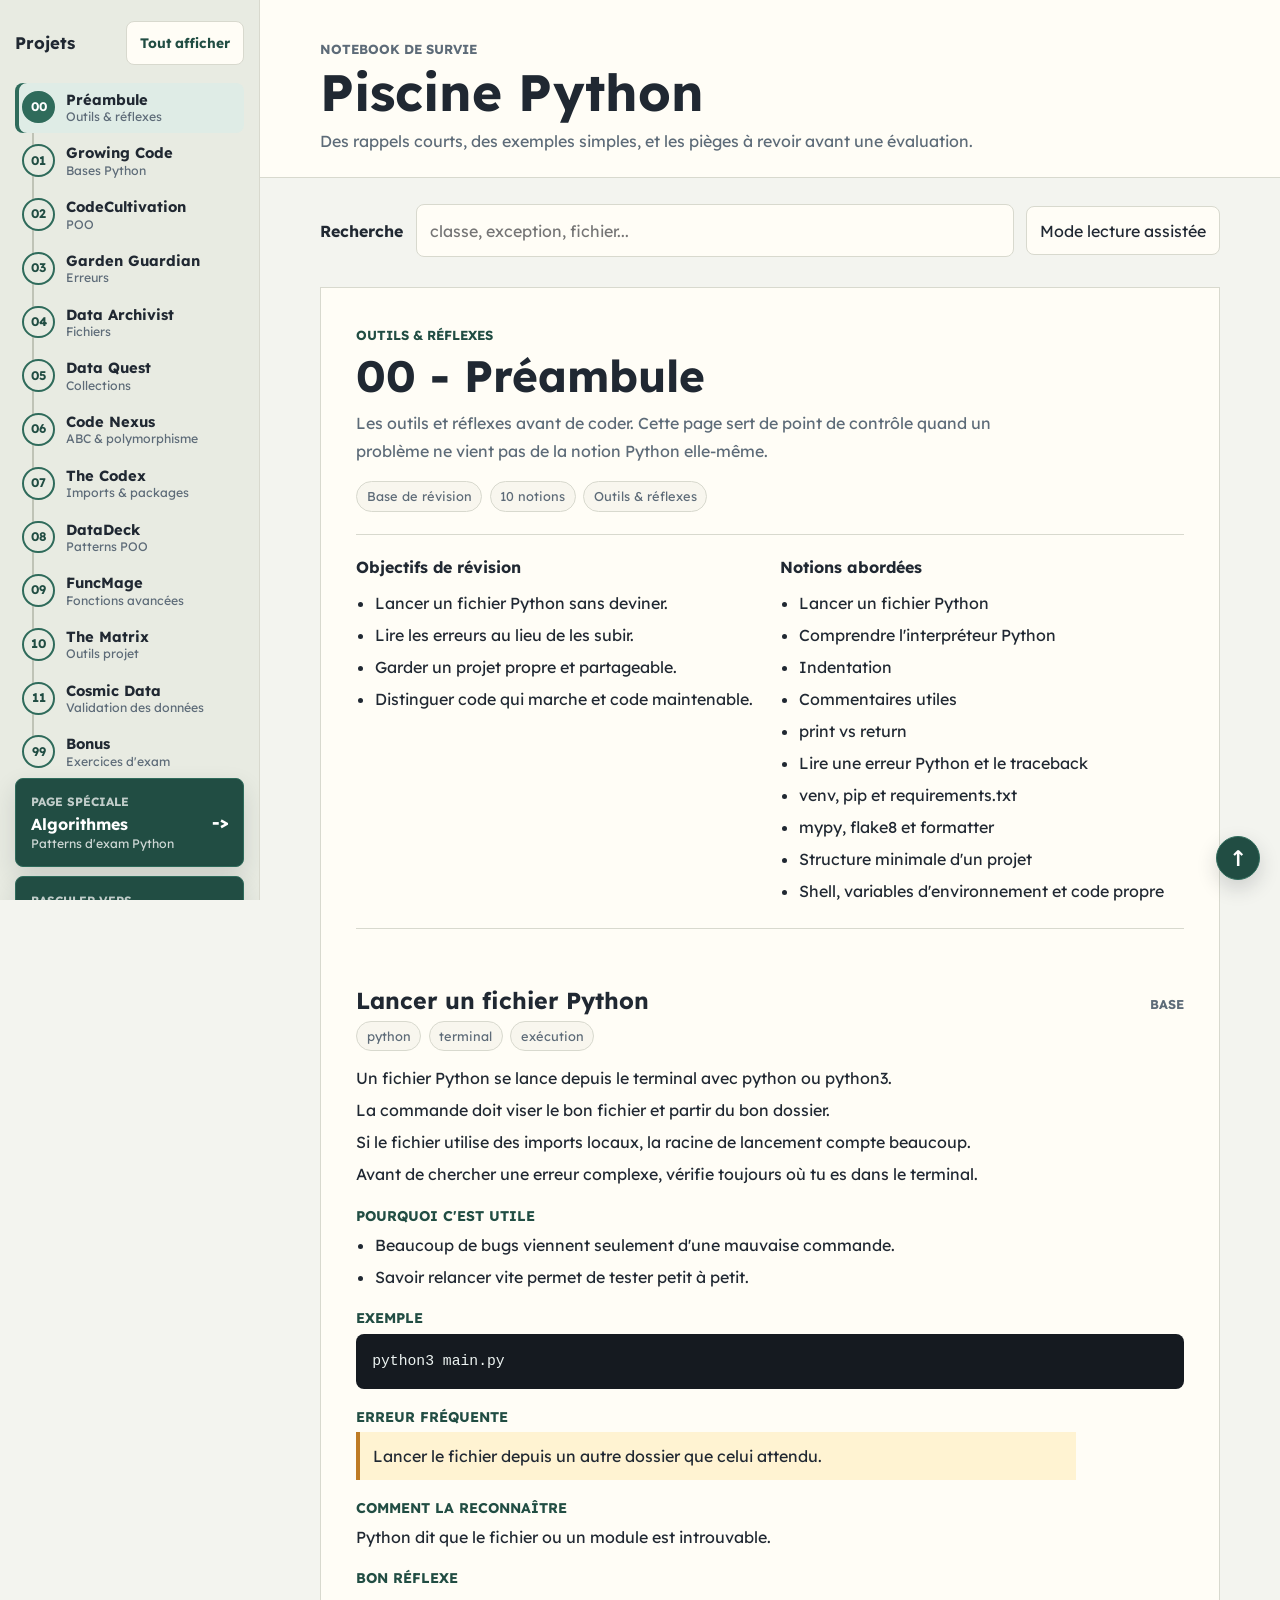
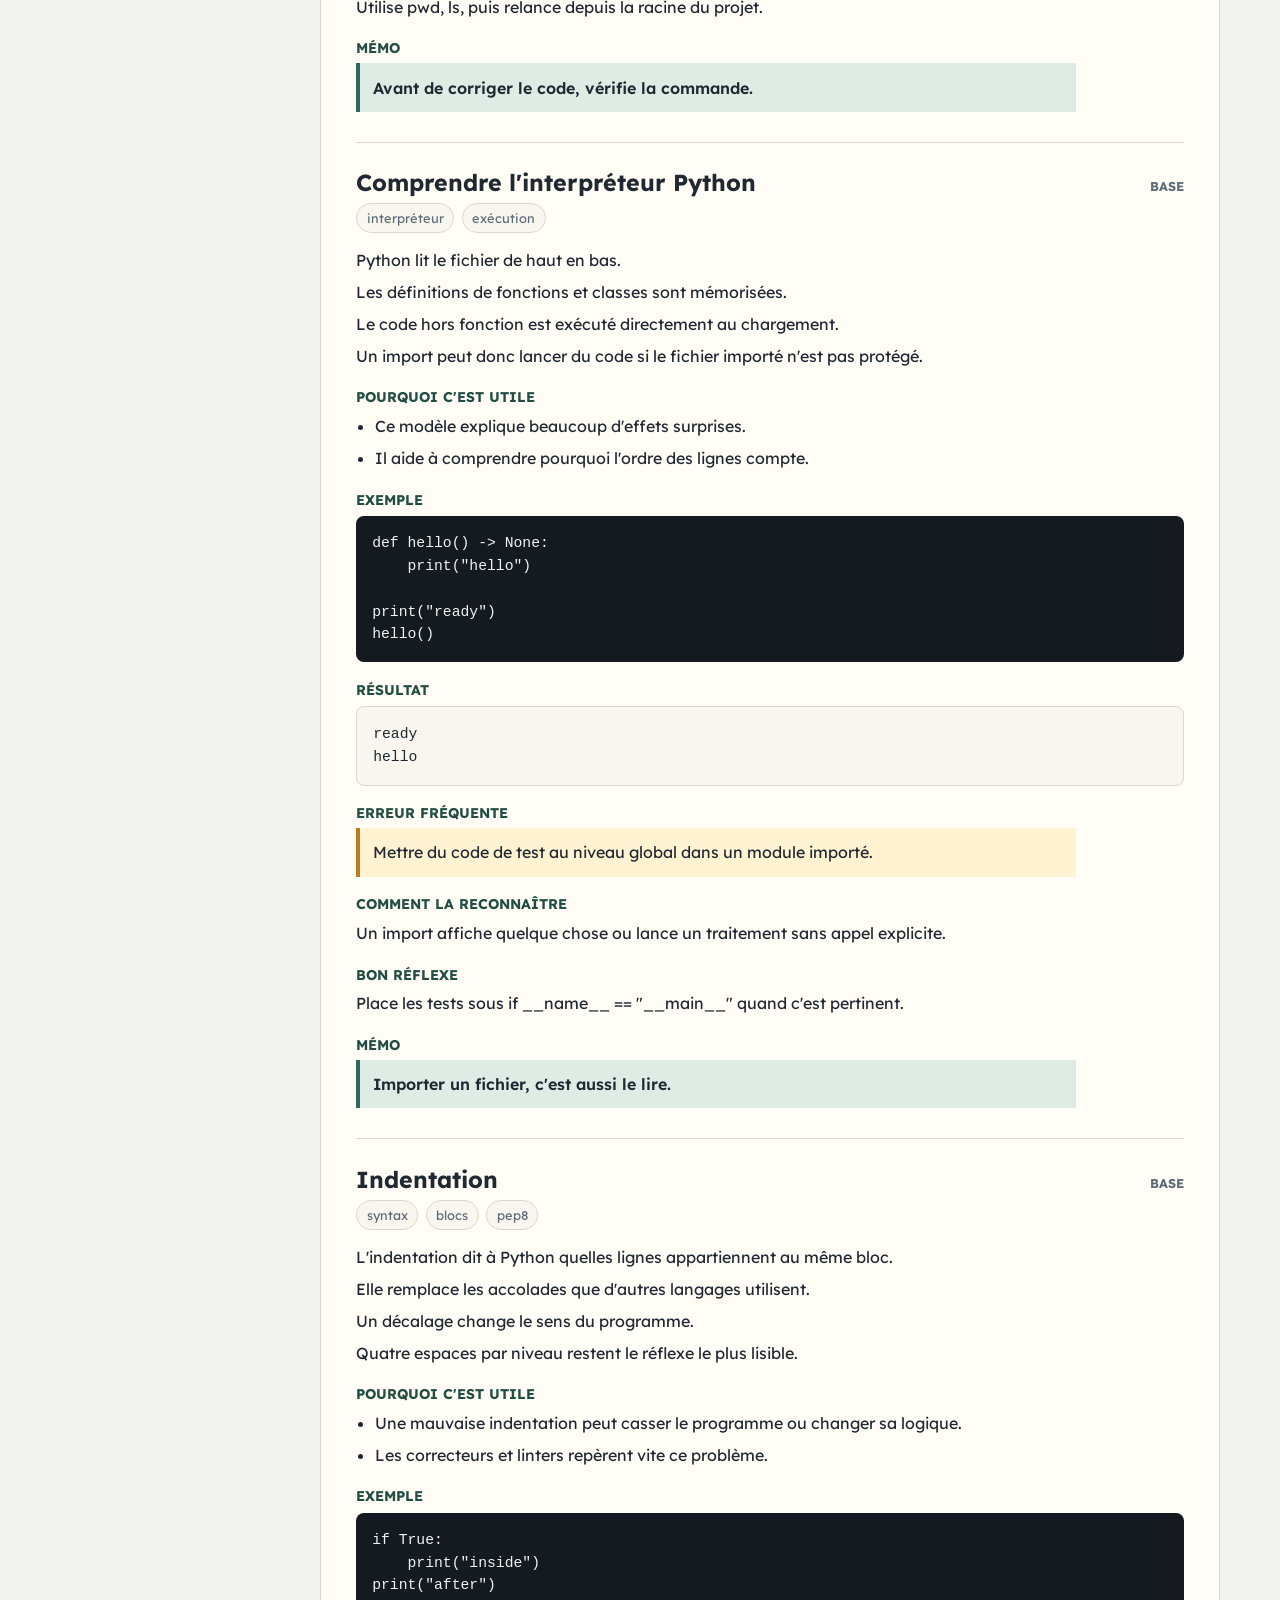
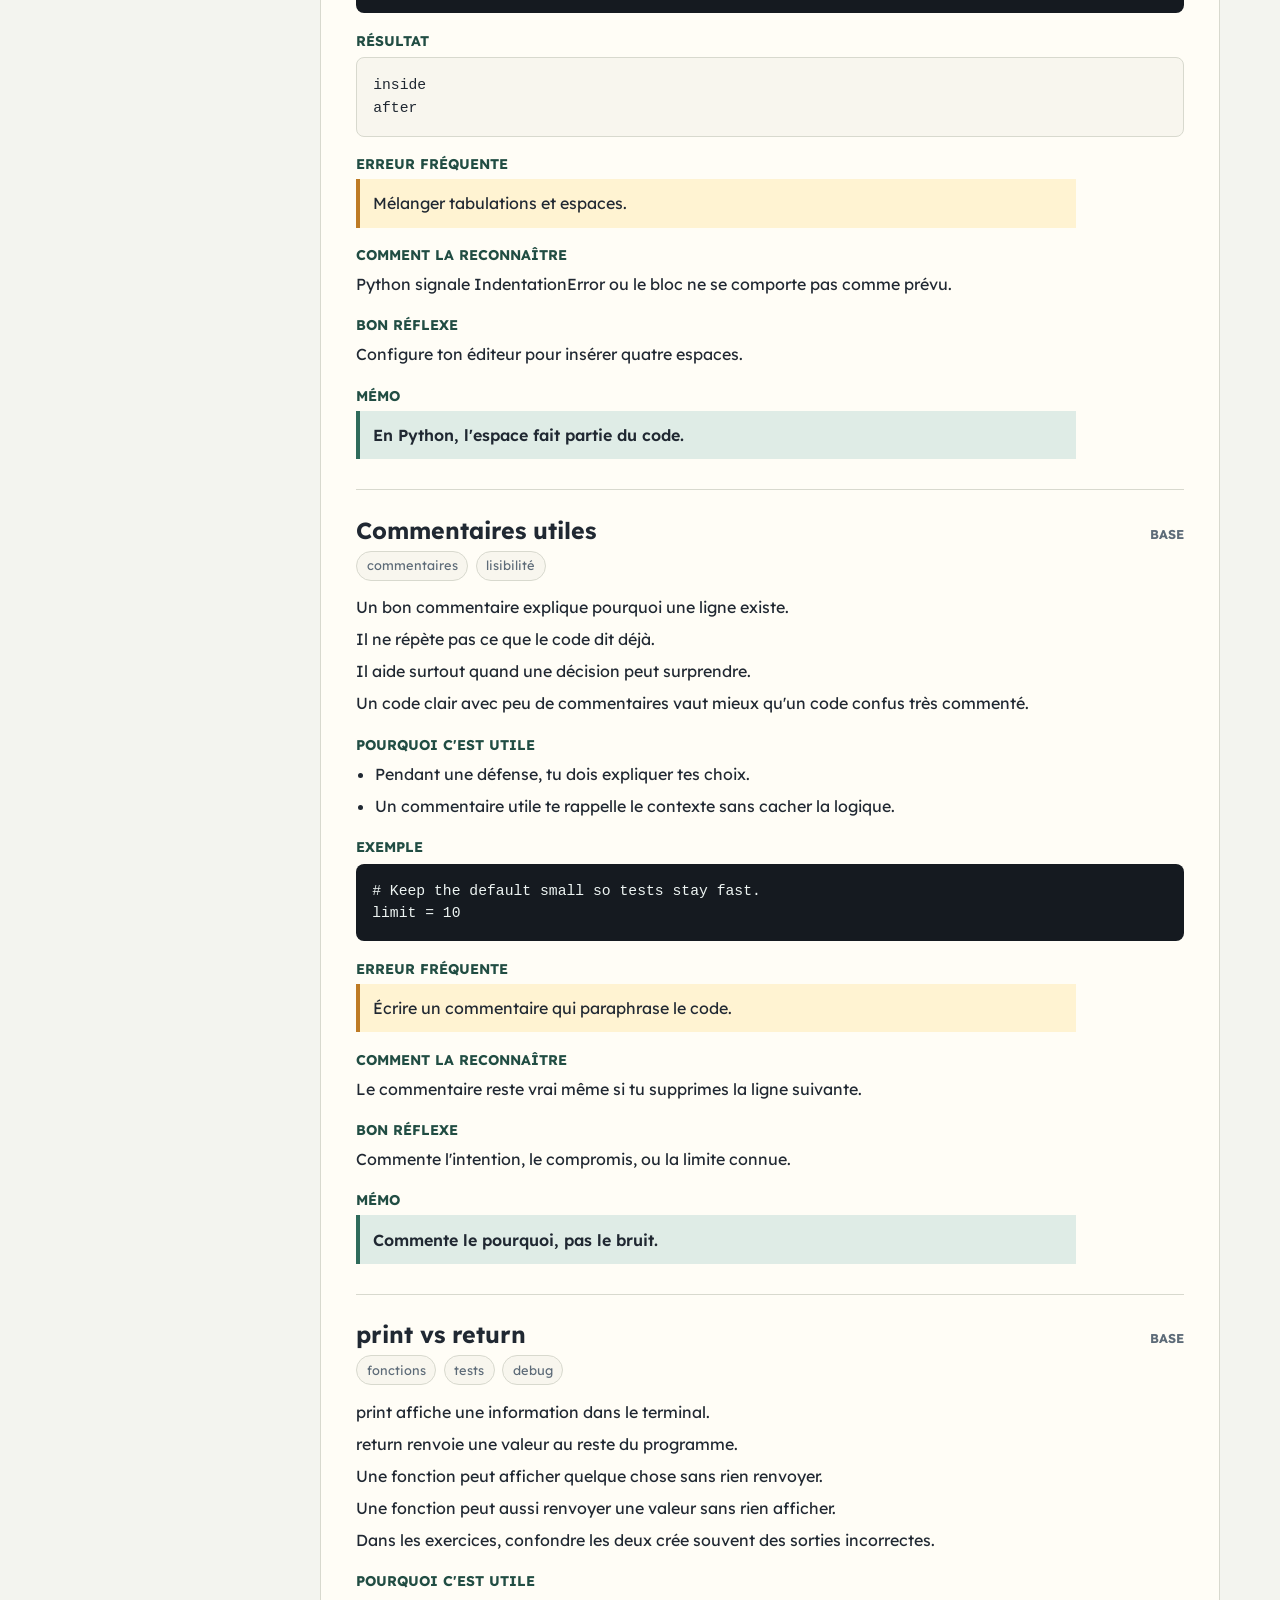
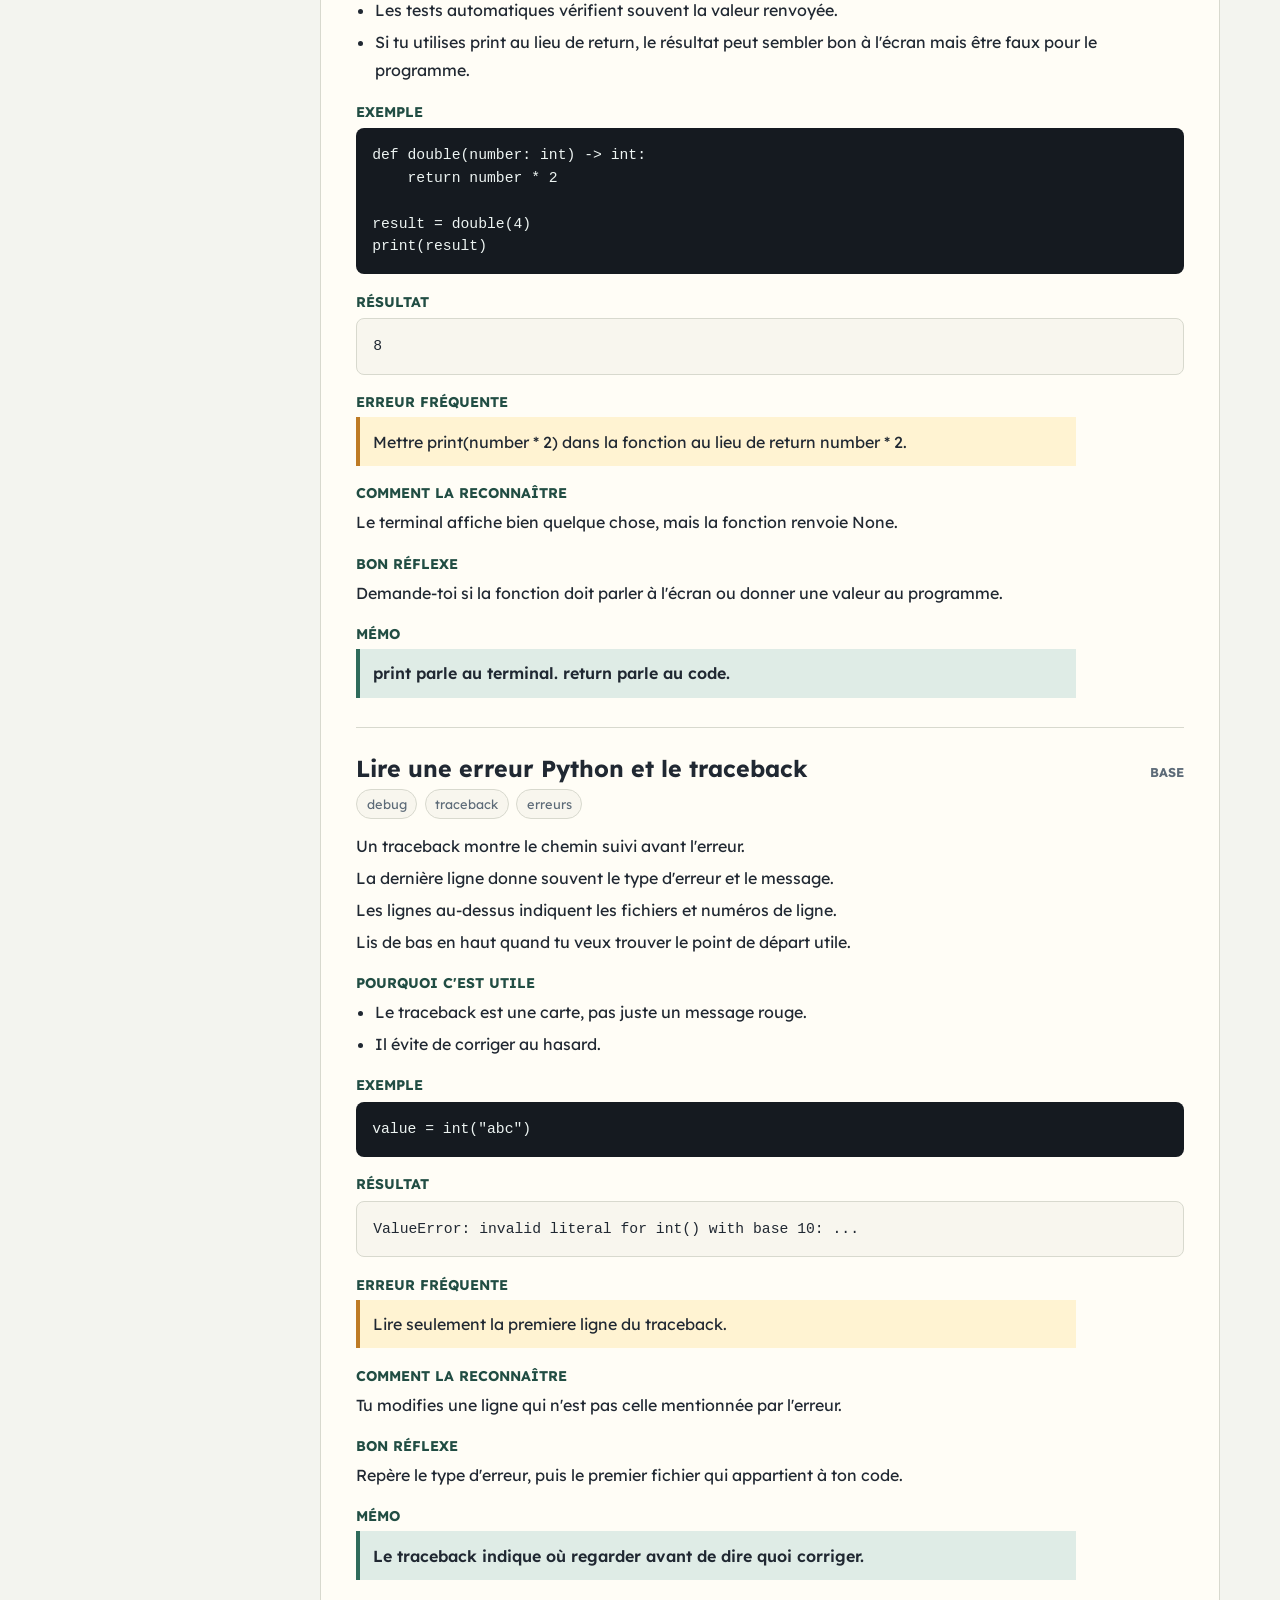
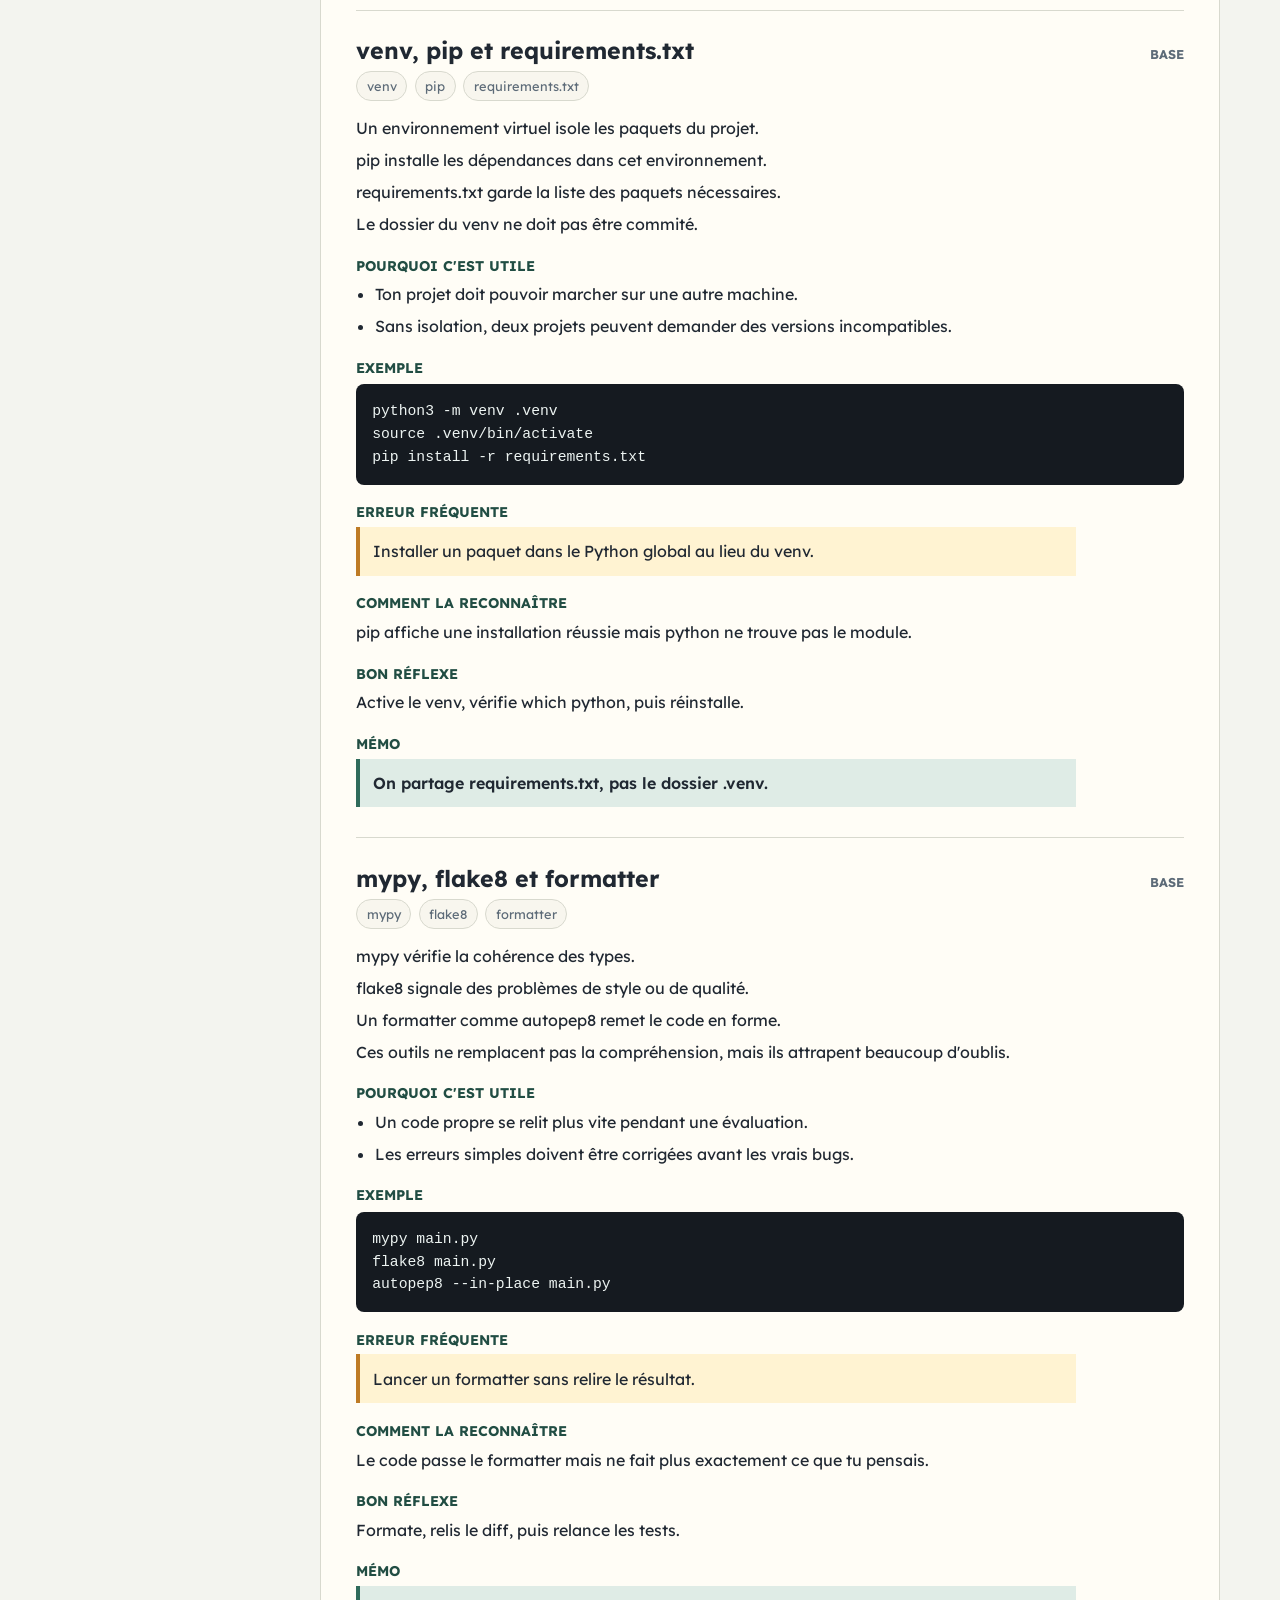
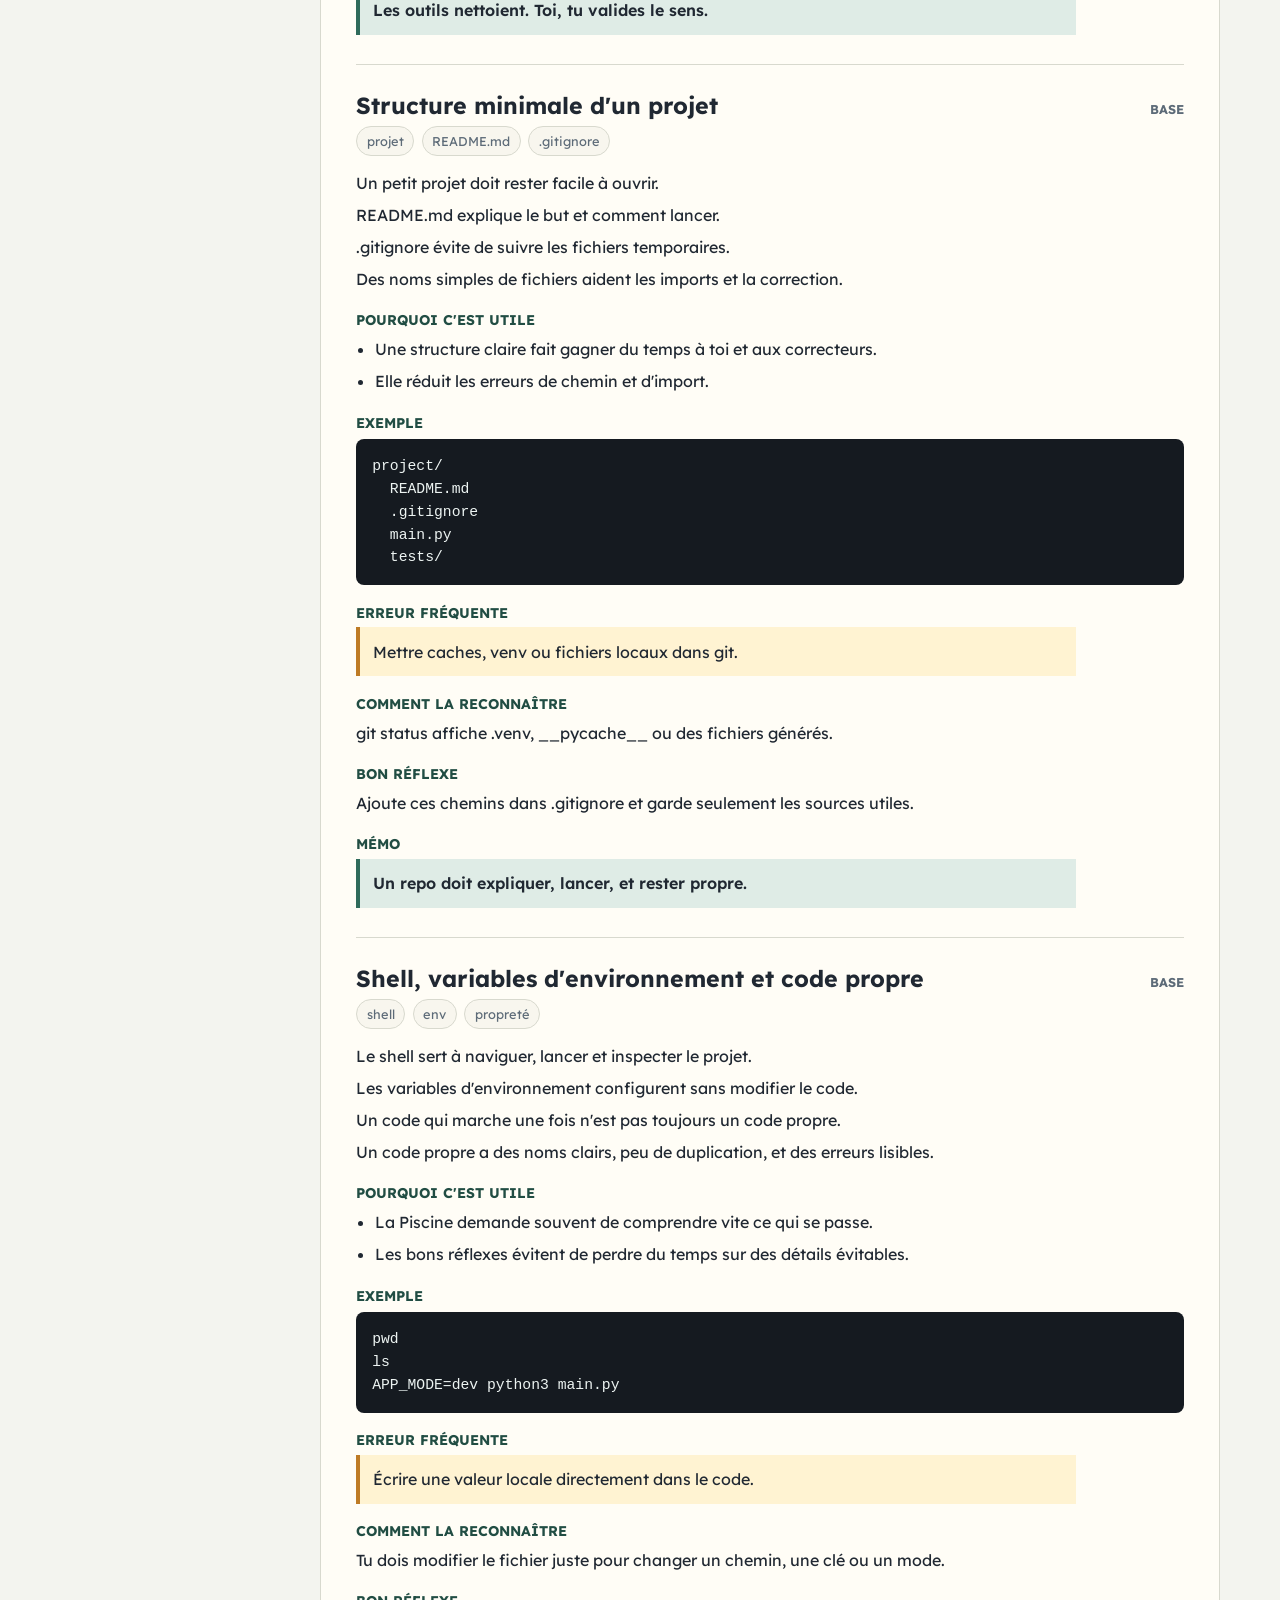
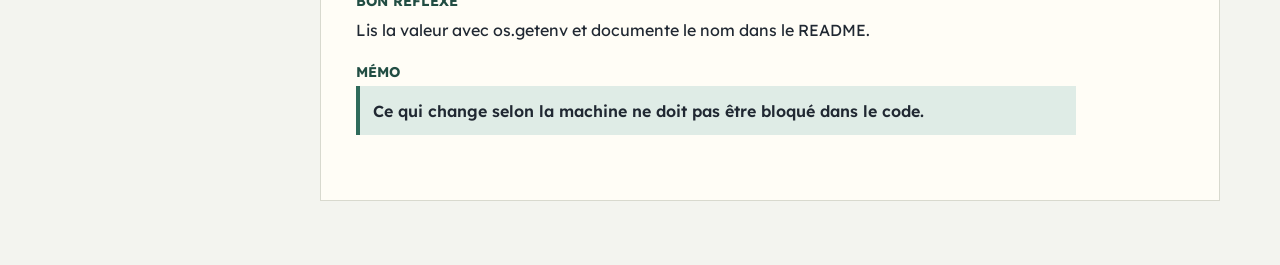
<file: index.html>
<!doctype html>
<html lang="fr">
  <head>
    <meta charset="utf-8">
    <meta name="viewport" content="width=device-width, initial-scale=1">
    <title>Piscine Python - Recap</title>
    <meta
      name="description"
      content="Notebook local de révision pour les notions Python vues pendant la Piscine Python."
    >
    <link rel="stylesheet" href="styles/main.css">
  </head>
  <body id="top">
    <a class="skip-link" href="#content">Aller au contenu</a>

    <header class="topbar">
      <p class="eyebrow">Notebook de survie</p>
      <h1>Piscine Python</h1>
      <p data-reading>
        Des rappels courts, des exemples simples, et les pièges à revoir avant une évaluation.
      </p>
    </header>

    <aside class="sidebar" aria-label="Navigation des projets">
      <div class="sidebar-header">
        <h2>Projets</h2>
        <button id="show-all" class="plain-button" type="button">Tout afficher</button>
      </div>
      <nav id="project-nav" class="timeline" aria-label="Frise des projets"></nav>
      <a class="sidebar-shortcut" href="algorithmes.html" aria-label="Ouvrir la page spéciale algorithmes">
        <span class="shortcut-label">Page spéciale</span>
        <strong class="shortcut-name">Algorithmes</strong>
        <span class="shortcut-hint">Patterns d'exam Python</span>
      </a>
      <a class="sidebar-shortcut" href="../SysAndNetAdmin/index.html" aria-label="Ouvrir le notebook Sys and Net Admin">
        <span class="shortcut-label">Basculer vers</span>
        <strong class="shortcut-name">Sys &amp; Net Admin</strong>
        <span class="shortcut-hint">Born2beRoot, réseau, Docker</span>
      </a>
      <a class="sidebar-shortcut" href="../PCRushes/index.html" aria-label="Ouvrir le guide PCRushes">
        <span class="shortcut-label">Guide tuteur</span>
        <strong class="shortcut-name">PCRushes</strong>
        <span class="shortcut-hint">Reviews des rushs C</span>
      </a>
    </aside>

    <main id="content" class="content" tabindex="-1">
      <section class="toolbar" aria-label="Outils de révision">
        <label class="search-label" for="search-input">Recherche</label>
        <input
          id="search-input"
          type="search"
          autocomplete="off"
          placeholder="classe, exception, fichier..."
        >
        <button id="reading-toggle" class="toggle-button" type="button" aria-pressed="false">
          Mode lecture assistée
        </button>
      </section>

      <section id="search-panel" class="search-panel" hidden>
        <div class="section-heading">
          <h2>Résultats</h2>
          <button id="clear-search" class="plain-button" type="button">Retour à la frise</button>
        </div>
        <ul id="search-results" class="result-list"></ul>
      </section>

      <section id="project-panel" class="project-panel" aria-live="polite"></section>
    </main>

    <a class="back-to-top" href="#top" aria-label="Retour en haut" title="Retour en haut">↑</a>

    <script src="scripts/data.js"></script>
    <script src="scripts/bonus-data.js"></script>
    <script src="scripts/reading-mode.js"></script>
    <script src="scripts/app.js"></script>
  </body>
</html>
</file>
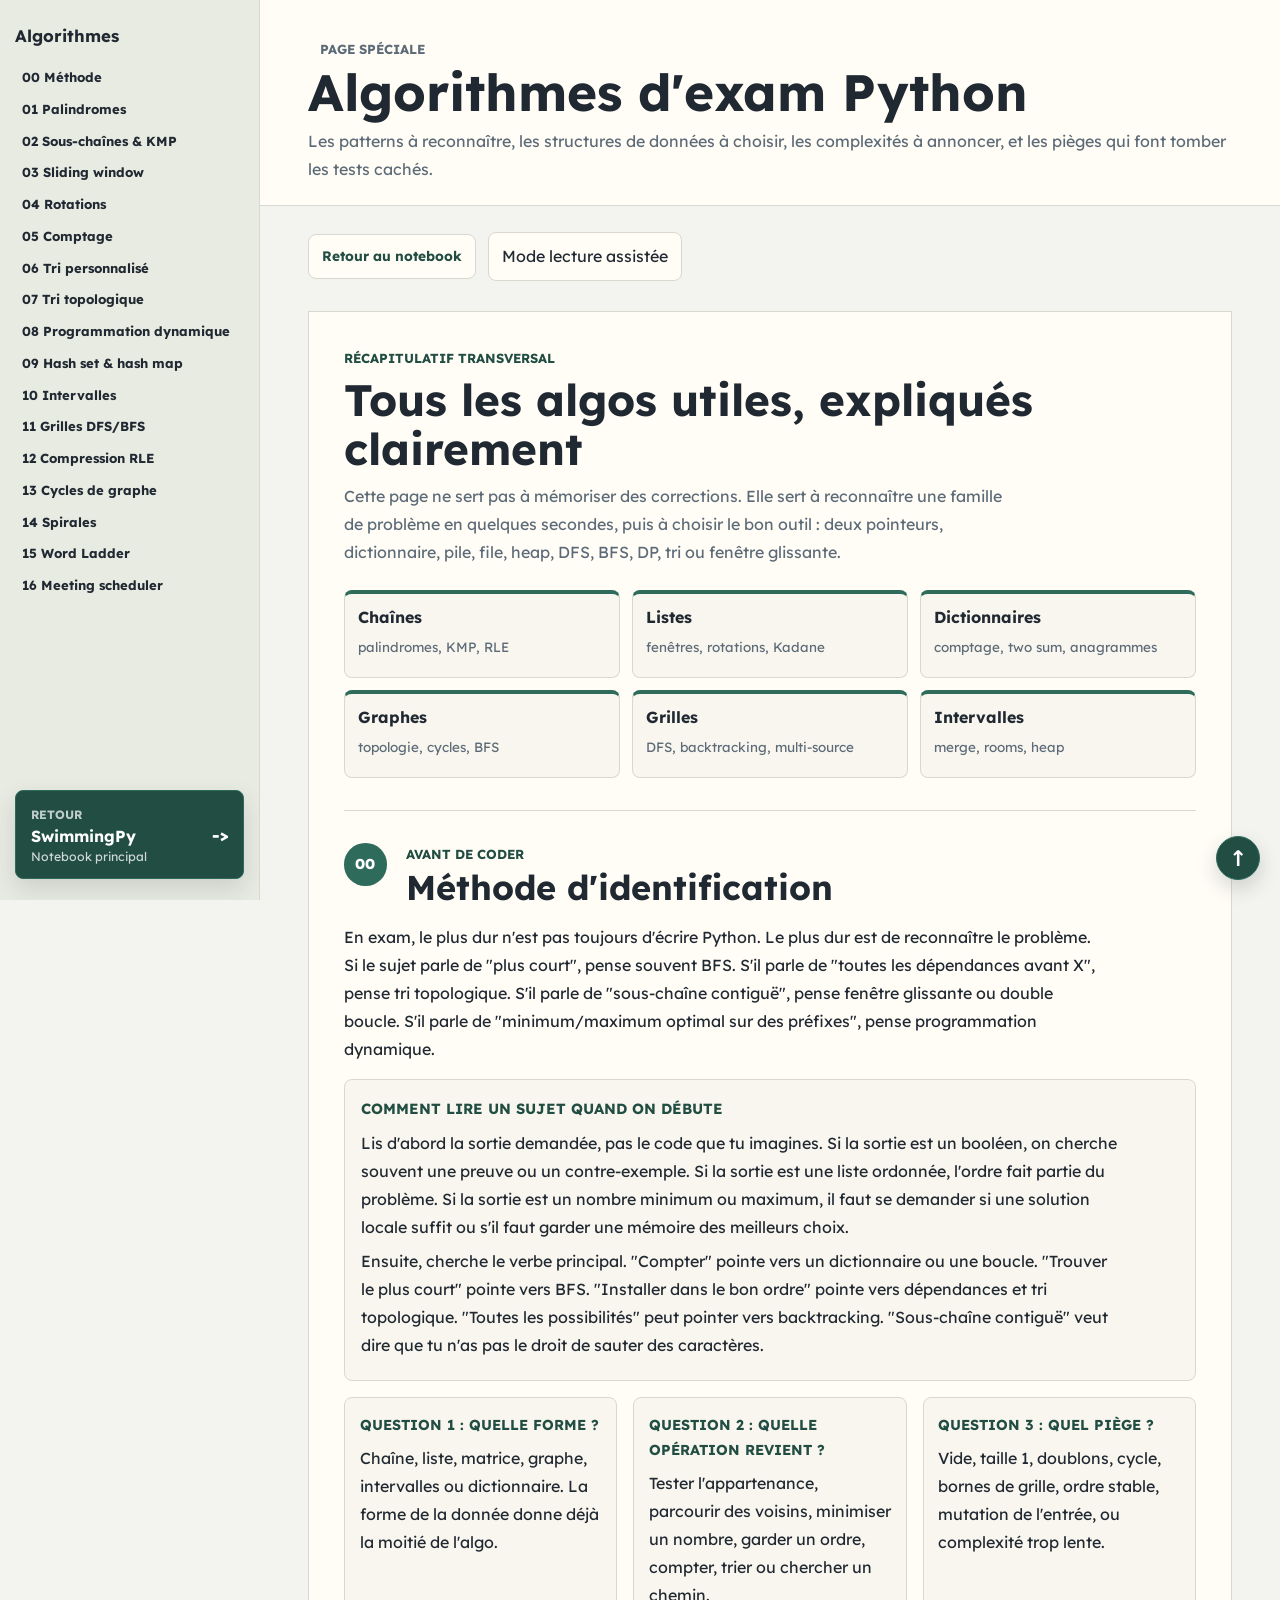
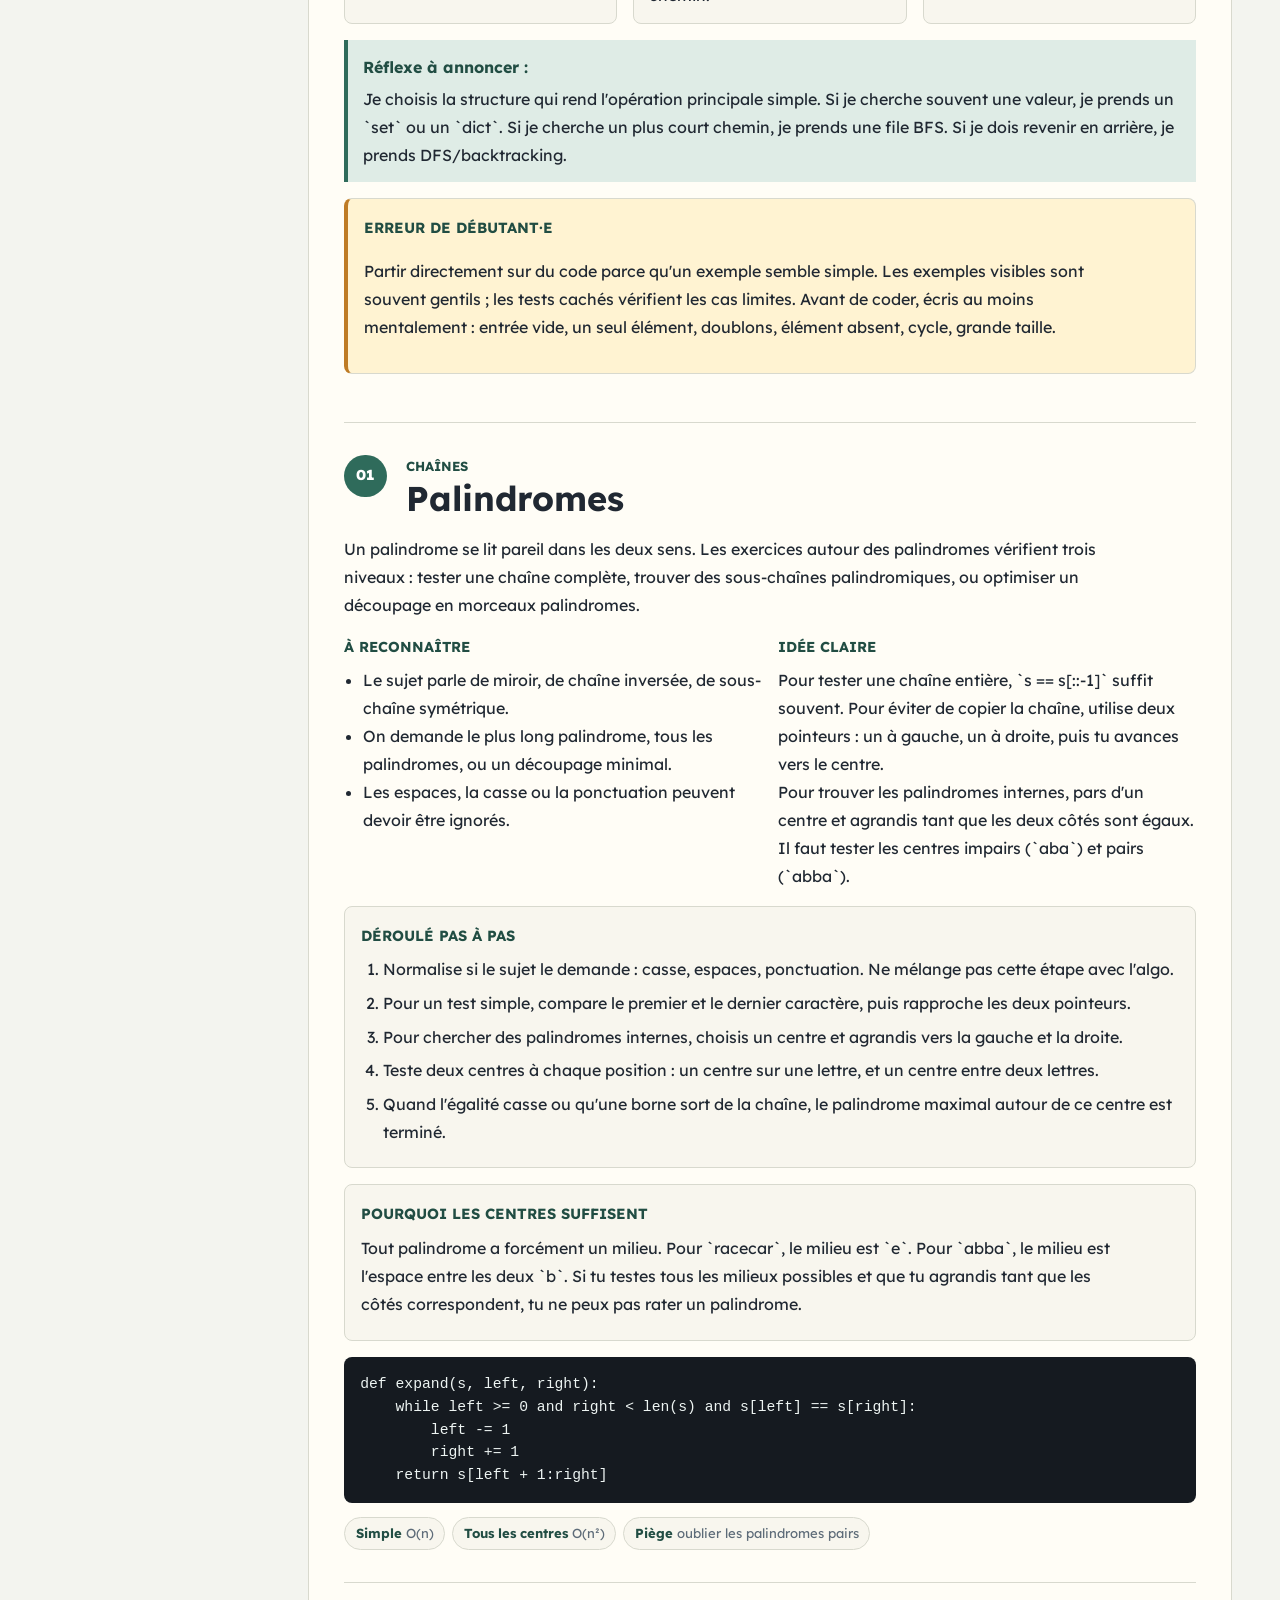
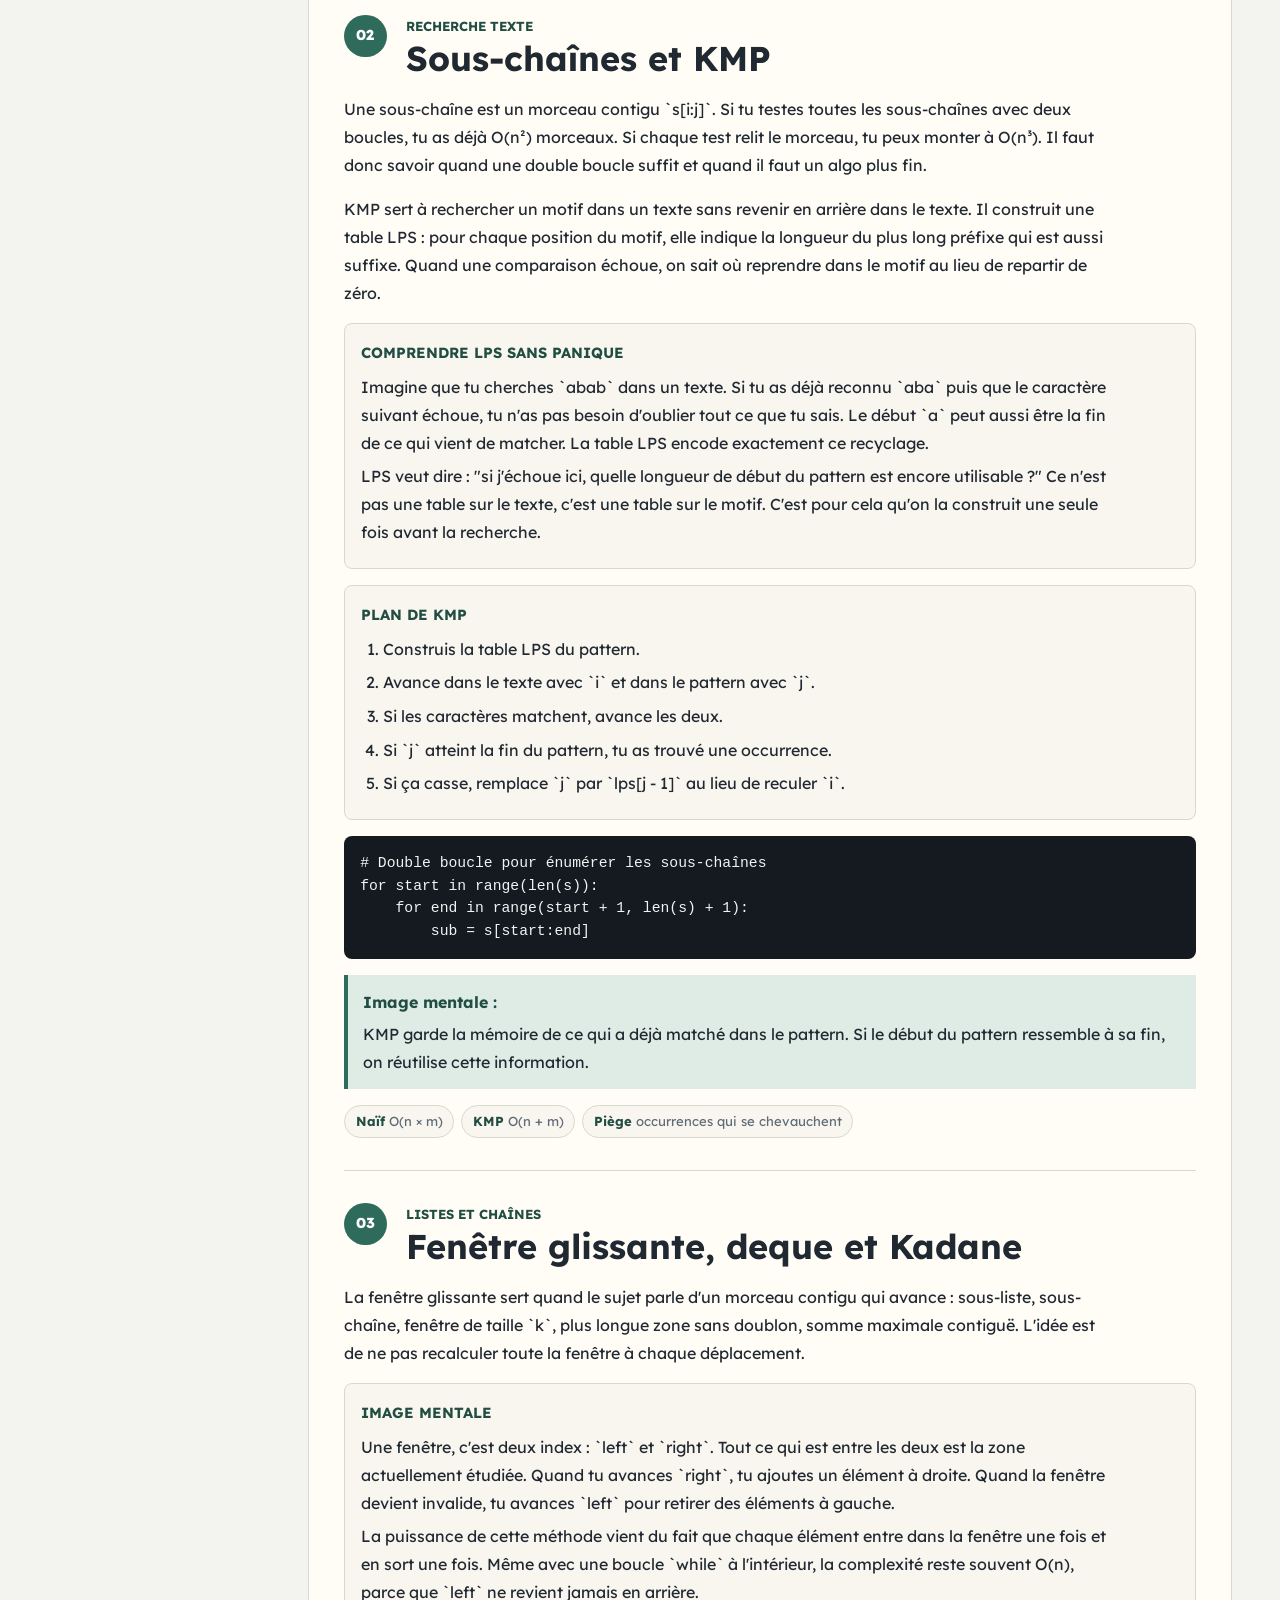
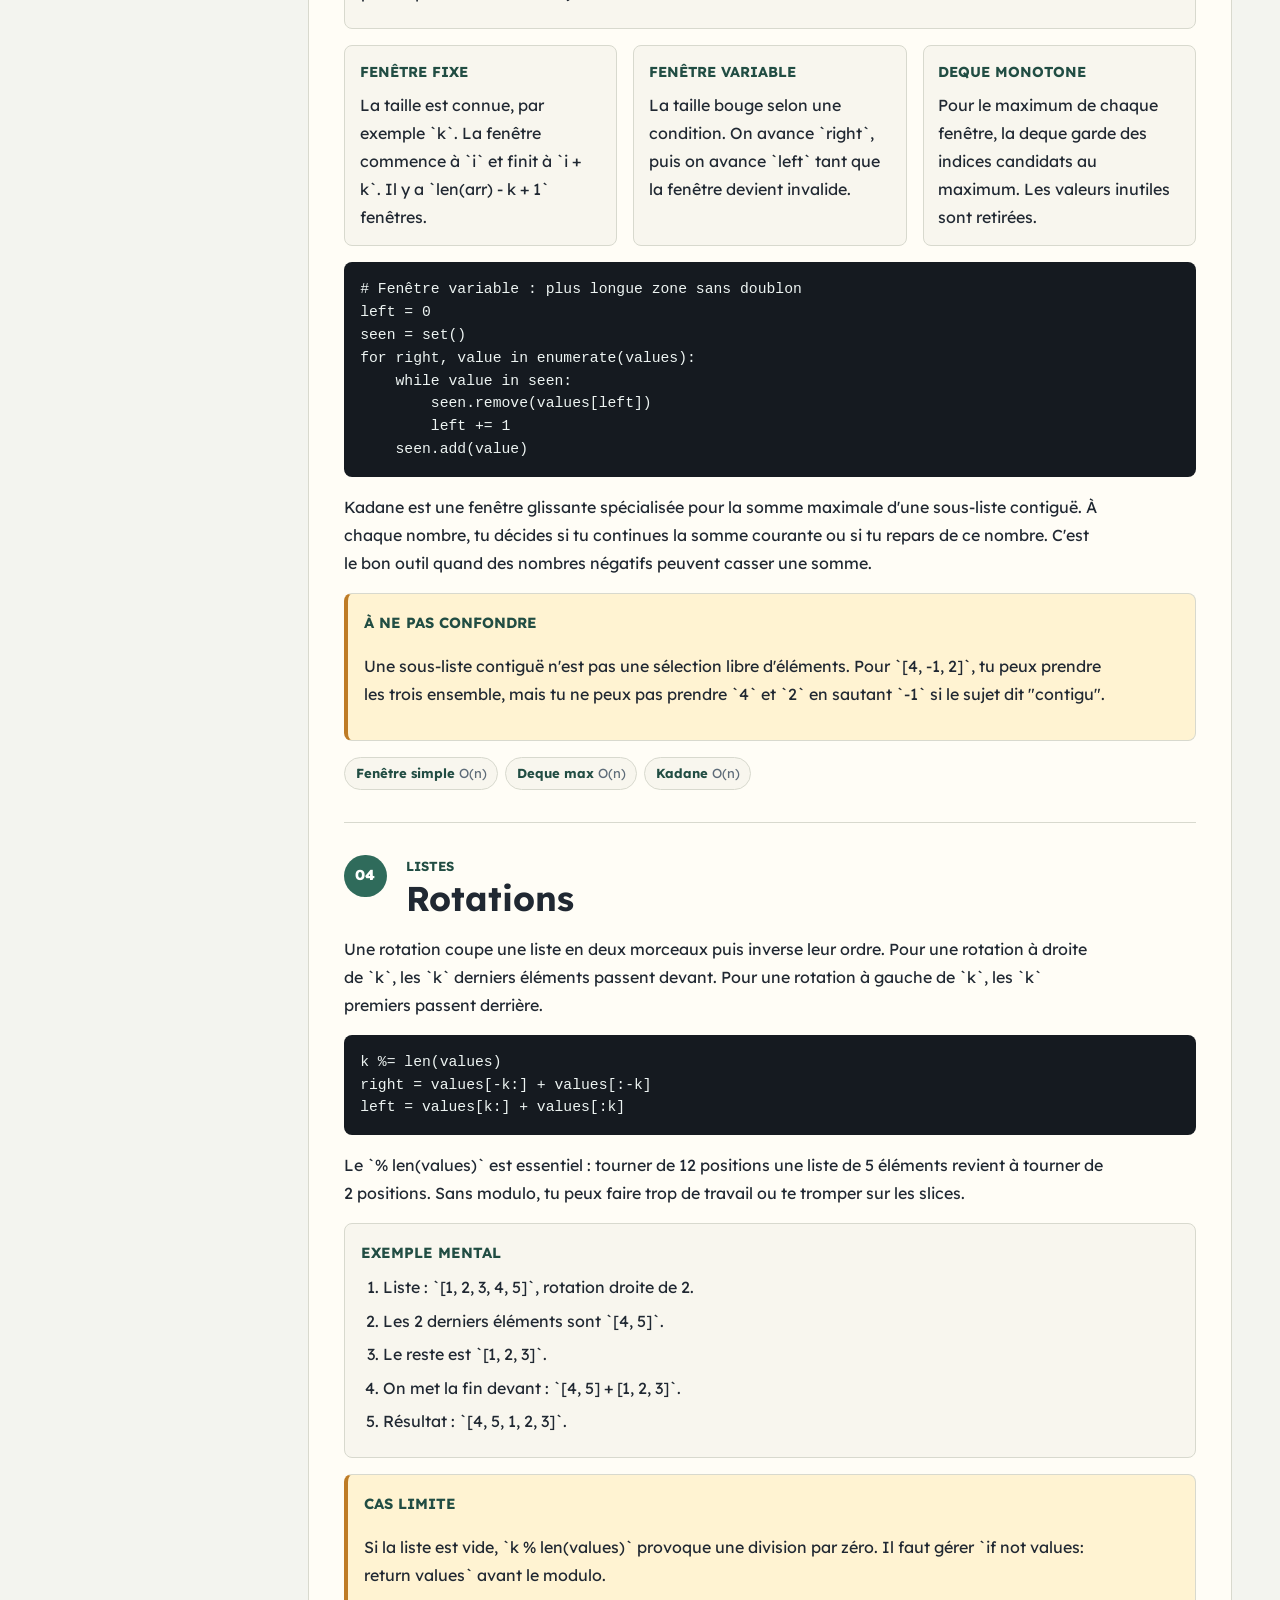
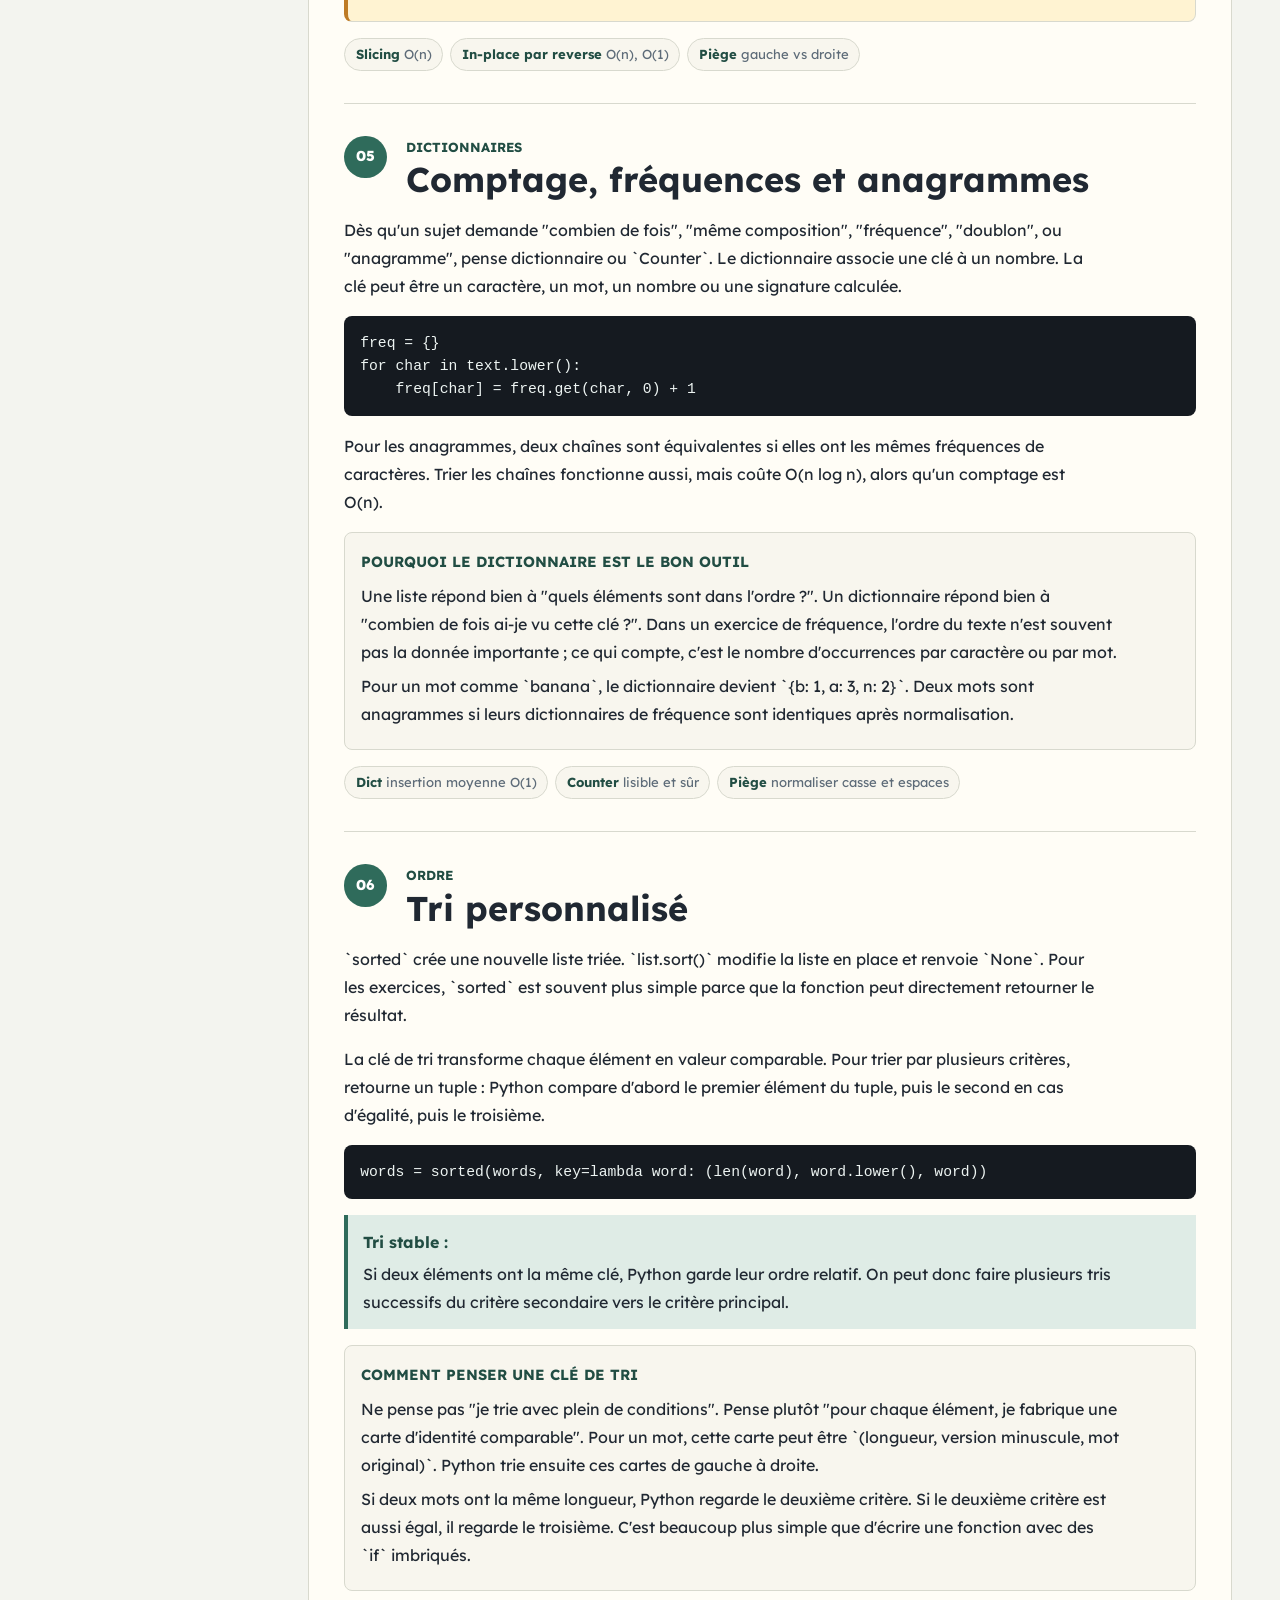
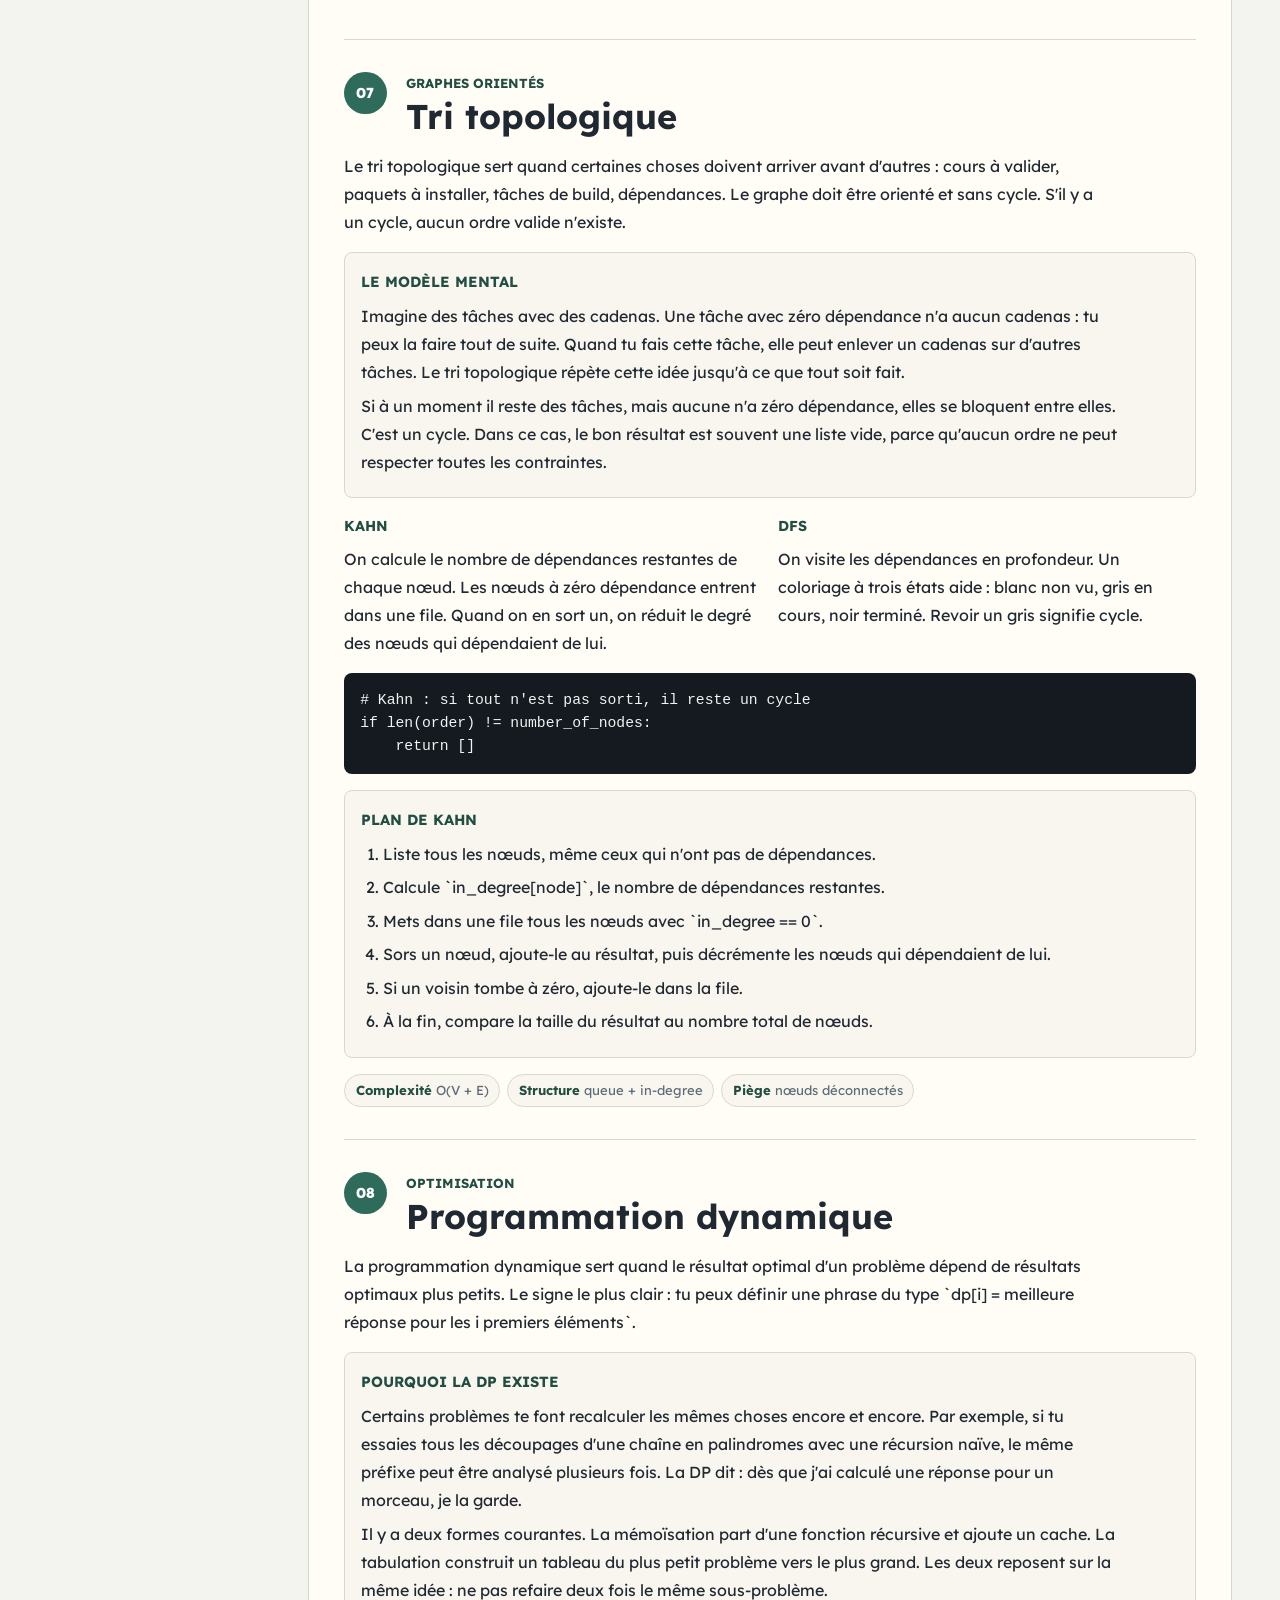
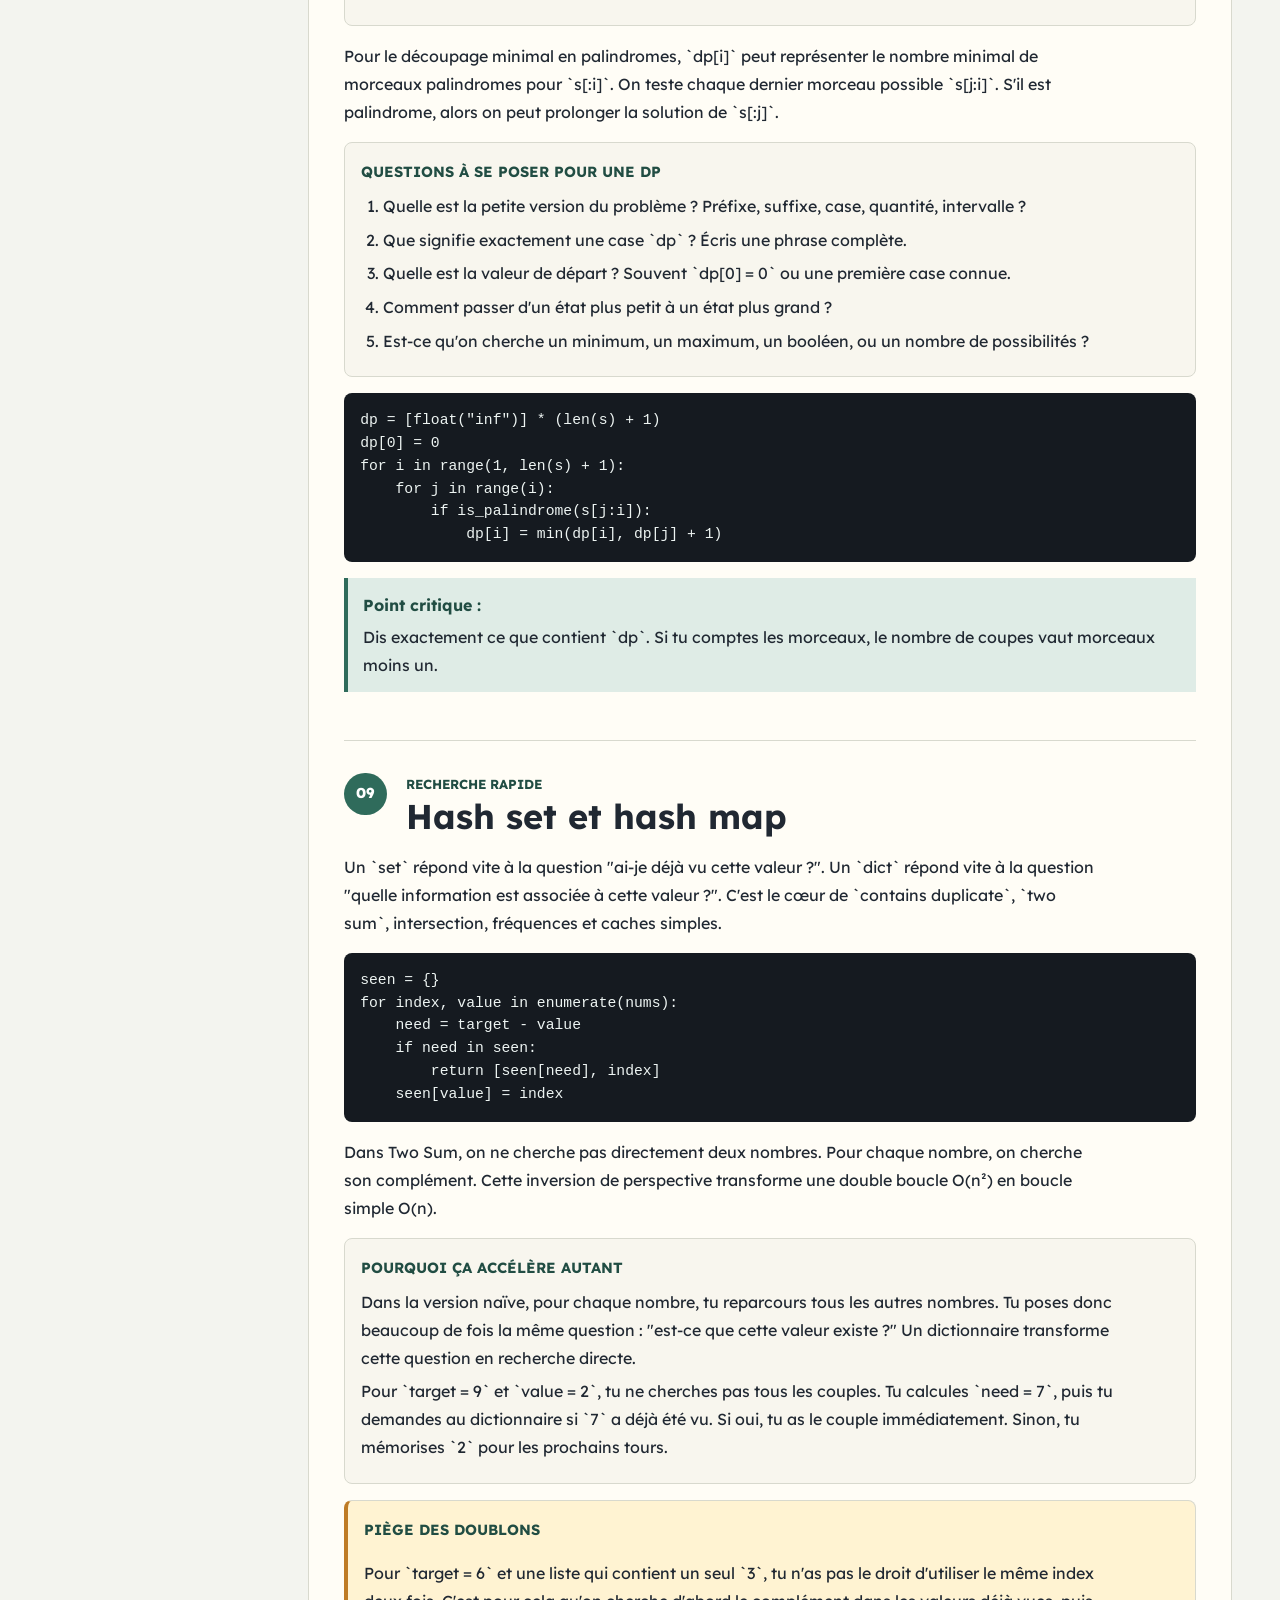
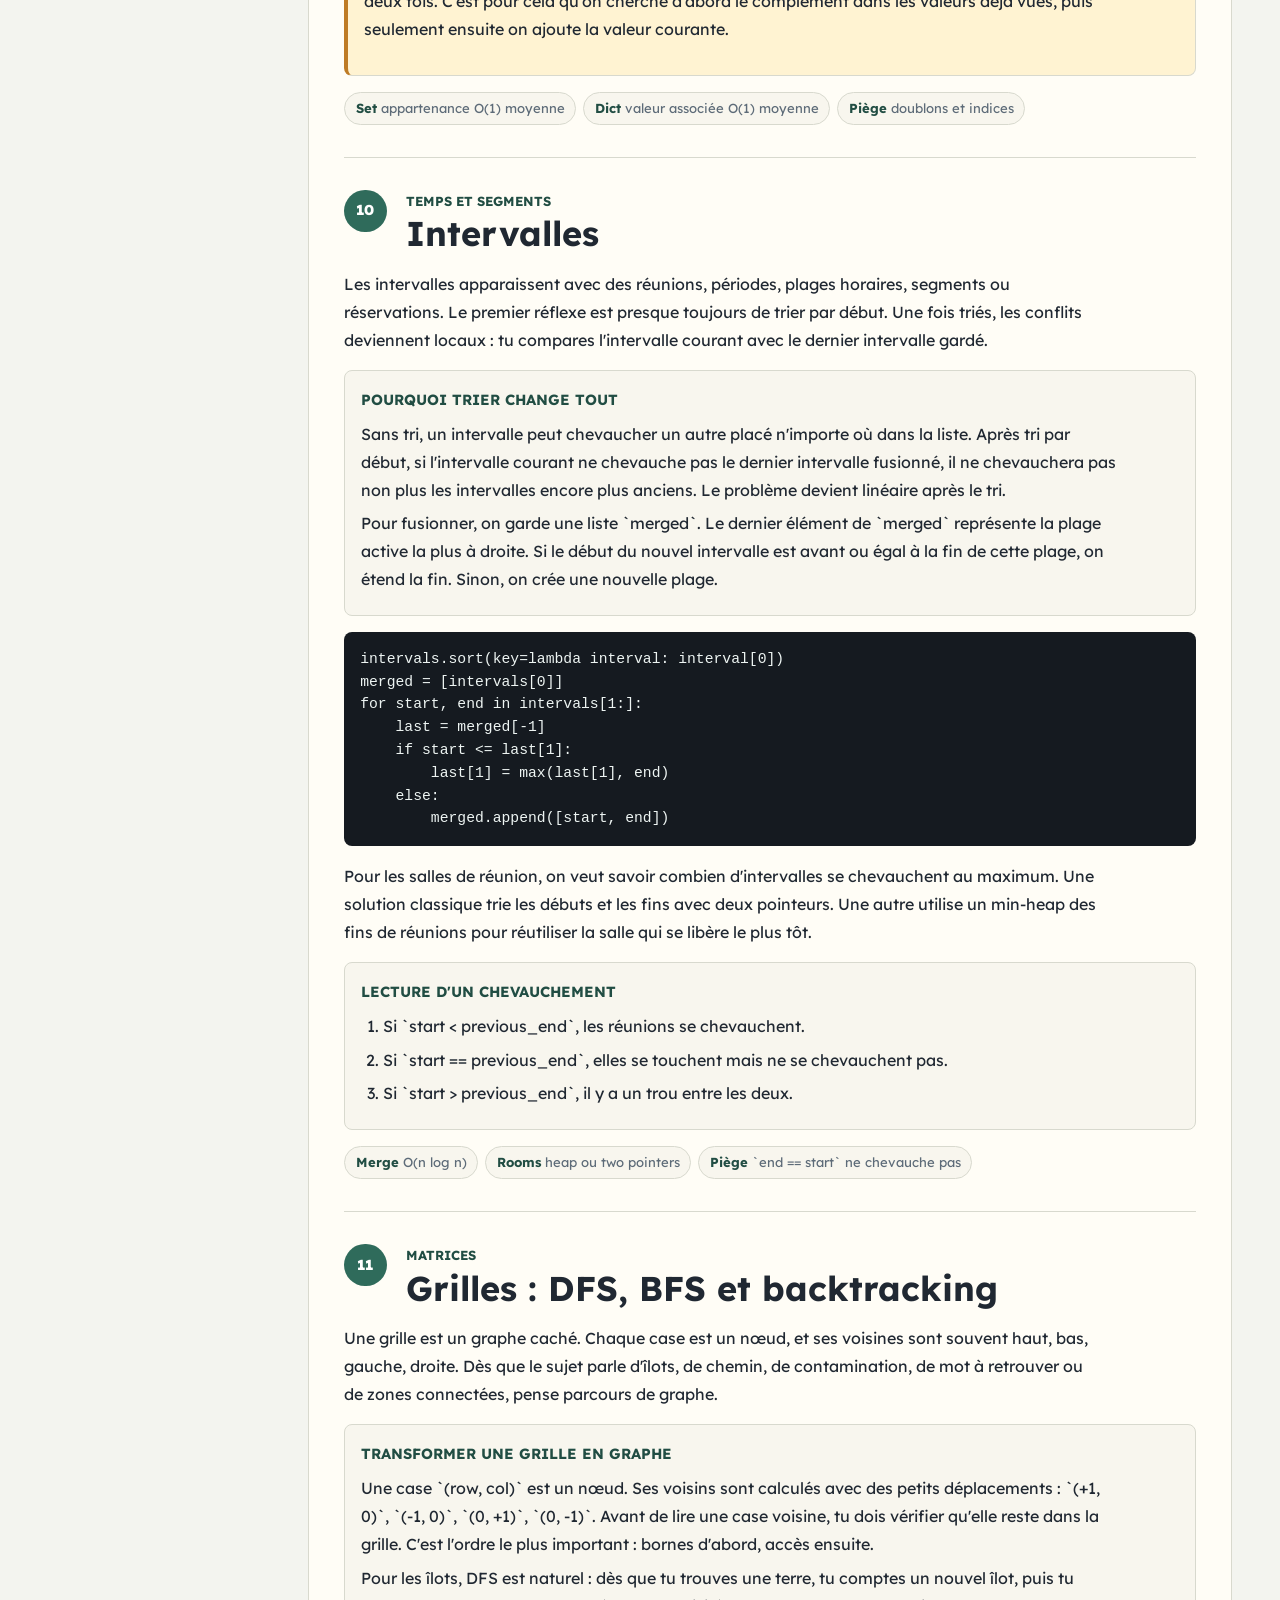
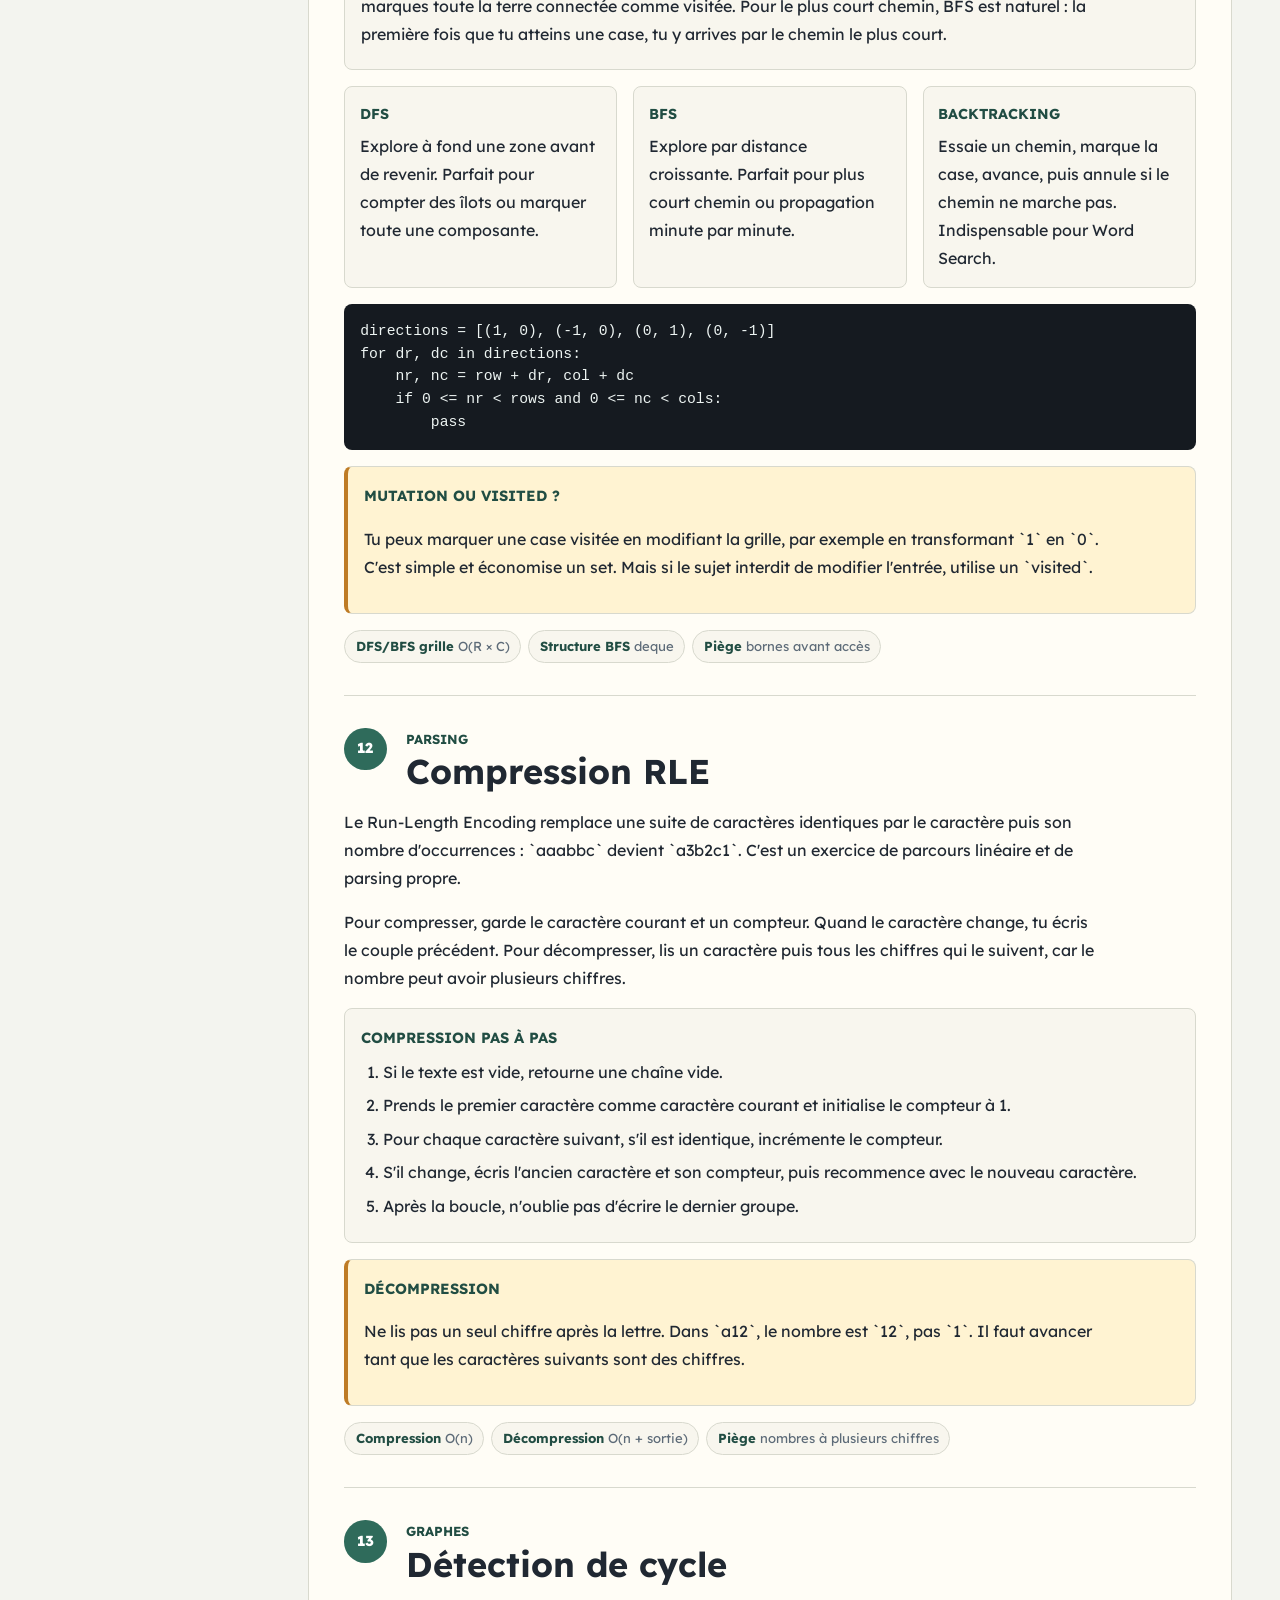
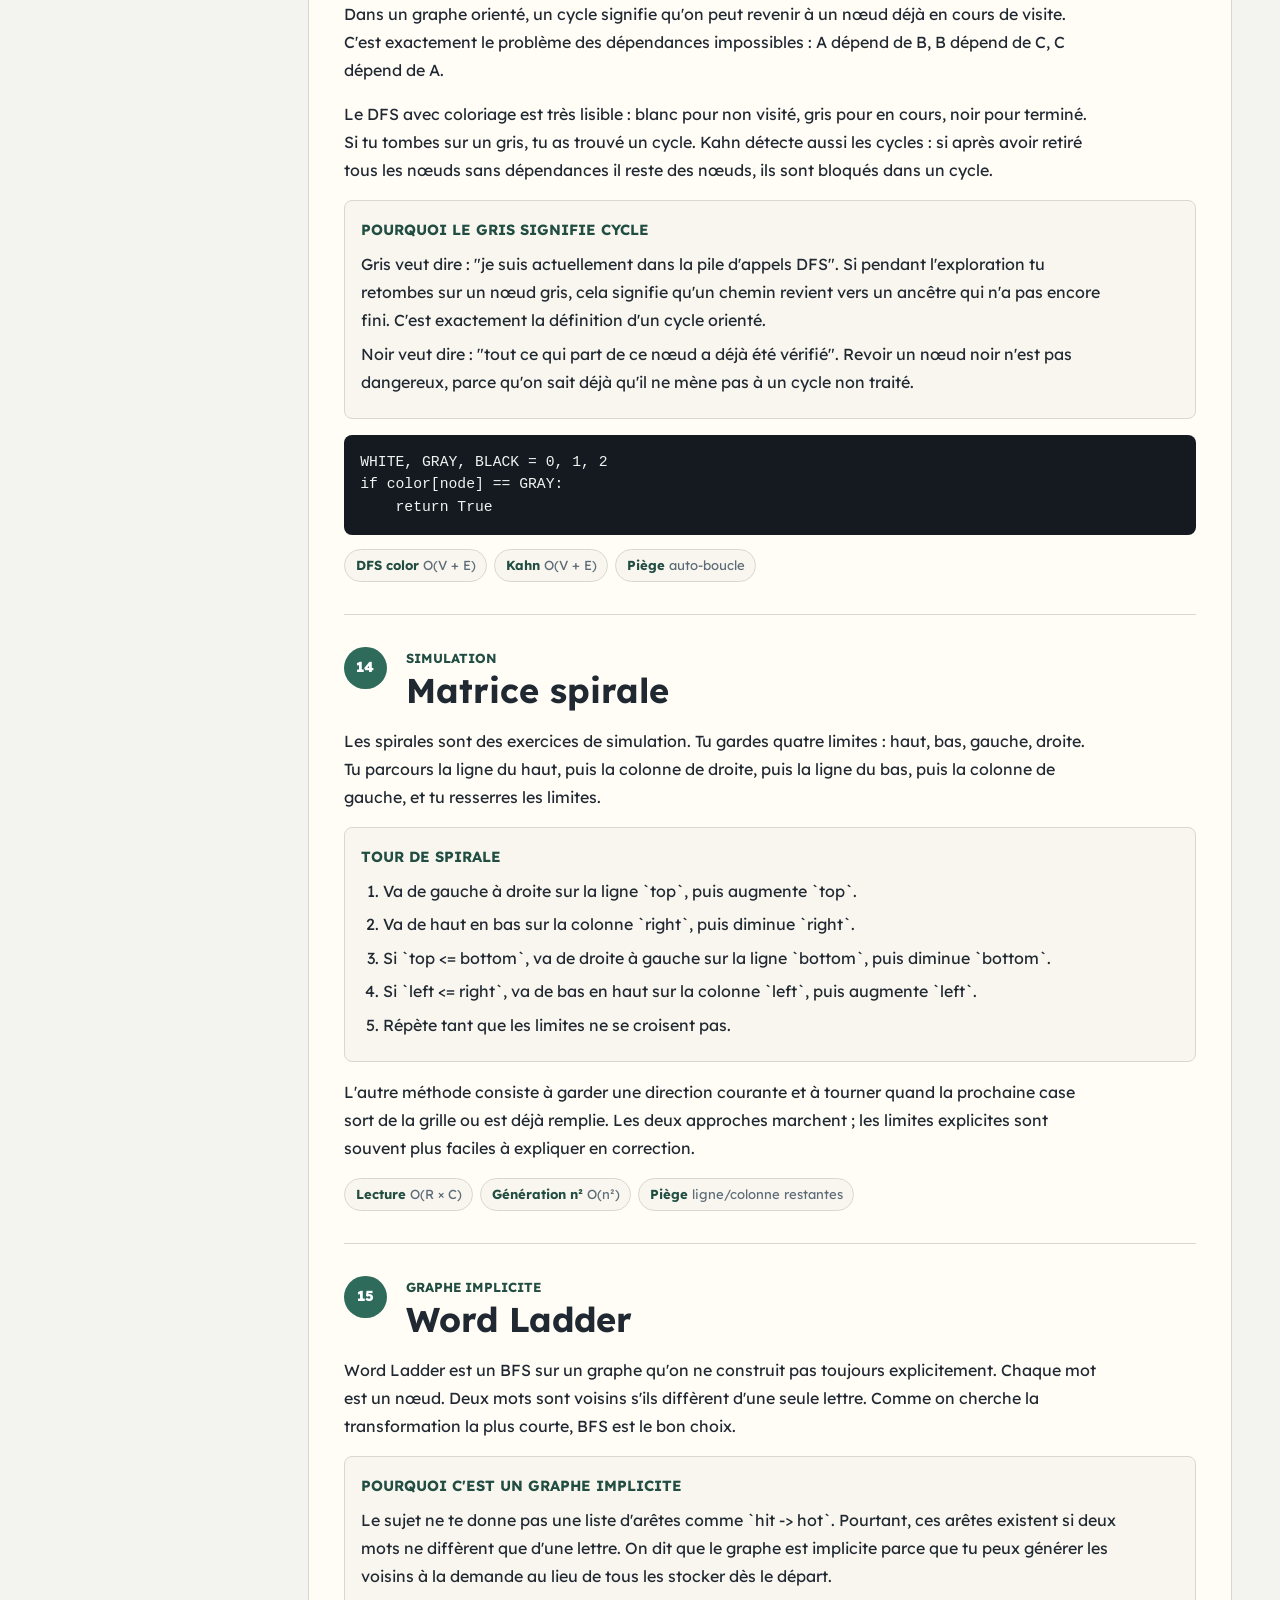
<file: algorithmes.html>
<!doctype html>
<html lang="fr">
  <head>
    <meta charset="utf-8">
    <meta name="viewport" content="width=device-width, initial-scale=1">
    <title>Piscine Python - Algorithmes</title>
    <meta
      name="description"
      content="Page spéciale de révision des algorithmes utiles pour les exercices d'exam Python."
    >
    <link rel="stylesheet" href="styles/main.css">
    <link rel="stylesheet" href="styles/algorithms.css">
  </head>
  <body id="top">
    <a class="skip-link" href="#content">Aller au contenu</a>

    <header class="topbar algo-topbar">
      <p class="eyebrow">Page spéciale</p>
      <h1>Algorithmes d'exam Python</h1>
      <p data-reading>
        Les patterns à reconnaître, les structures de données à choisir, les complexités à annoncer, et les pièges qui font tomber les tests cachés.
      </p>
    </header>

    <aside class="sidebar algo-sidebar" aria-label="Navigation algorithmes">
      <div class="sidebar-header">
        <h2>Algorithmes</h2>
      </div>
      <nav class="algo-nav" aria-label="Sommaire des algorithmes">
        <a href="#methode">00 Méthode</a>
        <a href="#palindromes">01 Palindromes</a>
        <a href="#substrings">02 Sous-chaînes & KMP</a>
        <a href="#sliding-window">03 Sliding window</a>
        <a href="#rotations">04 Rotations</a>
        <a href="#counting">05 Comptage</a>
        <a href="#sort">06 Tri personnalisé</a>
        <a href="#topological-sort">07 Tri topologique</a>
        <a href="#dynamic-programming">08 Programmation dynamique</a>
        <a href="#hashing">09 Hash set & hash map</a>
        <a href="#intervals">10 Intervalles</a>
        <a href="#grids">11 Grilles DFS/BFS</a>
        <a href="#rle">12 Compression RLE</a>
        <a href="#cycles">13 Cycles de graphe</a>
        <a href="#spiral">14 Spirales</a>
        <a href="#word-ladder">15 Word Ladder</a>
        <a href="#meeting-scheduler">16 Meeting scheduler</a>
      </nav>
      <a class="sidebar-shortcut" href="index.html" aria-label="Retourner au notebook SwimmingPy">
        <span class="shortcut-label">Retour</span>
        <strong class="shortcut-name">SwimmingPy</strong>
        <span class="shortcut-hint">Notebook principal</span>
      </a>
    </aside>

    <main id="content" class="content algo-content" tabindex="-1">
      <section class="toolbar algo-toolbar" aria-label="Outils de révision">
        <a class="plain-button algo-home-link" href="index.html">Retour au notebook</a>
        <button id="reading-toggle" class="toggle-button" type="button" aria-pressed="false">
          Mode lecture assistée
        </button>
      </section>

      <article class="project-page algo-page">
        <p class="project-kicker">Récapitulatif transversal</p>
        <h2 class="project-title">Tous les algos utiles, expliqués clairement</h2>
        <p class="summary" data-reading>
          Cette page ne sert pas à mémoriser des corrections. Elle sert à reconnaître une famille de problème en quelques secondes, puis à choisir le bon outil : deux pointeurs, dictionnaire, pile, file, heap, DFS, BFS, DP, tri ou fenêtre glissante.
        </p>

        <section class="algo-map" aria-label="Carte des familles algorithmiques">
          <a href="#palindromes"><strong>Chaînes</strong><span>palindromes, KMP, RLE</span></a>
          <a href="#sliding-window"><strong>Listes</strong><span>fenêtres, rotations, Kadane</span></a>
          <a href="#hashing"><strong>Dictionnaires</strong><span>comptage, two sum, anagrammes</span></a>
          <a href="#topological-sort"><strong>Graphes</strong><span>topologie, cycles, BFS</span></a>
          <a href="#grids"><strong>Grilles</strong><span>DFS, backtracking, multi-source</span></a>
          <a href="#intervals"><strong>Intervalles</strong><span>merge, rooms, heap</span></a>
        </section>

        <section id="methode" class="algo-section">
          <div class="algo-heading">
            <span>00</span>
            <div>
              <p class="eyebrow">Avant de coder</p>
              <h3>Méthode d'identification</h3>
            </div>
          </div>
          <p data-reading>
            En exam, le plus dur n'est pas toujours d'écrire Python. Le plus dur est de reconnaître le problème. Si le sujet parle de "plus court", pense souvent BFS. S'il parle de "toutes les dépendances avant X", pense tri topologique. S'il parle de "sous-chaîne contiguë", pense fenêtre glissante ou double boucle. S'il parle de "minimum/maximum optimal sur des préfixes", pense programmation dynamique.
          </p>
          <div class="algo-deep">
            <h4>Comment lire un sujet quand on débute</h4>
            <p data-reading>
              Lis d'abord la sortie demandée, pas le code que tu imagines. Si la sortie est un booléen, on cherche souvent une preuve ou un contre-exemple. Si la sortie est une liste ordonnée, l'ordre fait partie du problème. Si la sortie est un nombre minimum ou maximum, il faut se demander si une solution locale suffit ou s'il faut garder une mémoire des meilleurs choix.
            </p>
            <p data-reading>
              Ensuite, cherche le verbe principal. "Compter" pointe vers un dictionnaire ou une boucle. "Trouver le plus court" pointe vers BFS. "Installer dans le bon ordre" pointe vers dépendances et tri topologique. "Toutes les possibilités" peut pointer vers backtracking. "Sous-chaîne contiguë" veut dire que tu n'as pas le droit de sauter des caractères.
            </p>
          </div>
          <div class="algo-grid">
            <div class="algo-card">
              <h4>Question 1 : quelle forme ?</h4>
              <p data-reading>Chaîne, liste, matrice, graphe, intervalles ou dictionnaire. La forme de la donnée donne déjà la moitié de l'algo.</p>
            </div>
            <div class="algo-card">
              <h4>Question 2 : quelle opération revient ?</h4>
              <p data-reading>Tester l'appartenance, parcourir des voisins, minimiser un nombre, garder un ordre, compter, trier ou chercher un chemin.</p>
            </div>
            <div class="algo-card">
              <h4>Question 3 : quel piège ?</h4>
              <p data-reading>Vide, taille 1, doublons, cycle, bornes de grille, ordre stable, mutation de l'entrée, ou complexité trop lente.</p>
            </div>
          </div>
          <div class="algo-note">
            <strong>Réflexe à annoncer :</strong>
            <span data-reading>Je choisis la structure qui rend l'opération principale simple. Si je cherche souvent une valeur, je prends un `set` ou un `dict`. Si je cherche un plus court chemin, je prends une file BFS. Si je dois revenir en arrière, je prends DFS/backtracking.</span>
          </div>
          <div class="algo-warning">
            <h4>Erreur de débutant·e</h4>
            <p data-reading>
              Partir directement sur du code parce qu'un exemple semble simple. Les exemples visibles sont souvent gentils ; les tests cachés vérifient les cas limites. Avant de coder, écris au moins mentalement : entrée vide, un seul élément, doublons, élément absent, cycle, grande taille.
            </p>
          </div>
        </section>

        <section id="palindromes" class="algo-section">
          <div class="algo-heading">
            <span>01</span>
            <div>
              <p class="eyebrow">Chaînes</p>
              <h3>Palindromes</h3>
            </div>
          </div>
          <p data-reading>
            Un palindrome se lit pareil dans les deux sens. Les exercices autour des palindromes vérifient trois niveaux : tester une chaîne complète, trouver des sous-chaînes palindromiques, ou optimiser un découpage en morceaux palindromes.
          </p>
          <div class="algo-columns">
            <div>
              <h4>À reconnaître</h4>
              <ul>
                <li data-reading>Le sujet parle de miroir, de chaîne inversée, de sous-chaîne symétrique.</li>
                <li data-reading>On demande le plus long palindrome, tous les palindromes, ou un découpage minimal.</li>
                <li data-reading>Les espaces, la casse ou la ponctuation peuvent devoir être ignorés.</li>
              </ul>
            </div>
            <div>
              <h4>Idée claire</h4>
              <p data-reading>Pour tester une chaîne entière, `s == s[::-1]` suffit souvent. Pour éviter de copier la chaîne, utilise deux pointeurs : un à gauche, un à droite, puis tu avances vers le centre.</p>
              <p data-reading>Pour trouver les palindromes internes, pars d'un centre et agrandis tant que les deux côtés sont égaux. Il faut tester les centres impairs (`aba`) et pairs (`abba`).</p>
            </div>
          </div>
          <div class="algo-steps">
            <h4>Déroulé pas à pas</h4>
            <ol>
              <li data-reading>Normalise si le sujet le demande : casse, espaces, ponctuation. Ne mélange pas cette étape avec l'algo.</li>
              <li data-reading>Pour un test simple, compare le premier et le dernier caractère, puis rapproche les deux pointeurs.</li>
              <li data-reading>Pour chercher des palindromes internes, choisis un centre et agrandis vers la gauche et la droite.</li>
              <li data-reading>Teste deux centres à chaque position : un centre sur une lettre, et un centre entre deux lettres.</li>
              <li data-reading>Quand l'égalité casse ou qu'une borne sort de la chaîne, le palindrome maximal autour de ce centre est terminé.</li>
            </ol>
          </div>
          <div class="algo-deep">
            <h4>Pourquoi les centres suffisent</h4>
            <p data-reading>
              Tout palindrome a forcément un milieu. Pour `racecar`, le milieu est `e`. Pour `abba`, le milieu est l'espace entre les deux `b`. Si tu testes tous les milieux possibles et que tu agrandis tant que les côtés correspondent, tu ne peux pas rater un palindrome.
            </p>
          </div>
          <pre><code>def expand(s, left, right):
    while left >= 0 and right < len(s) and s[left] == s[right]:
        left -= 1
        right += 1
    return s[left + 1:right]</code></pre>
          <div class="algo-facts">
            <span><strong>Simple</strong> O(n)</span>
            <span><strong>Tous les centres</strong> O(n²)</span>
            <span><strong>Piège</strong> oublier les palindromes pairs</span>
          </div>
        </section>

        <section id="substrings" class="algo-section">
          <div class="algo-heading">
            <span>02</span>
            <div>
              <p class="eyebrow">Recherche texte</p>
              <h3>Sous-chaînes et KMP</h3>
            </div>
          </div>
          <p data-reading>
            Une sous-chaîne est un morceau contigu `s[i:j]`. Si tu testes toutes les sous-chaînes avec deux boucles, tu as déjà O(n²) morceaux. Si chaque test relit le morceau, tu peux monter à O(n³). Il faut donc savoir quand une double boucle suffit et quand il faut un algo plus fin.
          </p>
          <p data-reading>
            KMP sert à rechercher un motif dans un texte sans revenir en arrière dans le texte. Il construit une table LPS : pour chaque position du motif, elle indique la longueur du plus long préfixe qui est aussi suffixe. Quand une comparaison échoue, on sait où reprendre dans le motif au lieu de repartir de zéro.
          </p>
          <div class="algo-deep">
            <h4>Comprendre LPS sans panique</h4>
            <p data-reading>
              Imagine que tu cherches `abab` dans un texte. Si tu as déjà reconnu `aba` puis que le caractère suivant échoue, tu n'as pas besoin d'oublier tout ce que tu sais. Le début `a` peut aussi être la fin de ce qui vient de matcher. La table LPS encode exactement ce recyclage.
            </p>
            <p data-reading>
              LPS veut dire : "si j'échoue ici, quelle longueur de début du pattern est encore utilisable ?" Ce n'est pas une table sur le texte, c'est une table sur le motif. C'est pour cela qu'on la construit une seule fois avant la recherche.
            </p>
          </div>
          <div class="algo-steps">
            <h4>Plan de KMP</h4>
            <ol>
              <li data-reading>Construis la table LPS du pattern.</li>
              <li data-reading>Avance dans le texte avec `i` et dans le pattern avec `j`.</li>
              <li data-reading>Si les caractères matchent, avance les deux.</li>
              <li data-reading>Si `j` atteint la fin du pattern, tu as trouvé une occurrence.</li>
              <li data-reading>Si ça casse, remplace `j` par `lps[j - 1]` au lieu de reculer `i`.</li>
            </ol>
          </div>
          <pre><code># Double boucle pour énumérer les sous-chaînes
for start in range(len(s)):
    for end in range(start + 1, len(s) + 1):
        sub = s[start:end]</code></pre>
          <div class="algo-note">
            <strong>Image mentale :</strong>
            <span data-reading>KMP garde la mémoire de ce qui a déjà matché dans le pattern. Si le début du pattern ressemble à sa fin, on réutilise cette information.</span>
          </div>
          <div class="algo-facts">
            <span><strong>Naïf</strong> O(n × m)</span>
            <span><strong>KMP</strong> O(n + m)</span>
            <span><strong>Piège</strong> occurrences qui se chevauchent</span>
          </div>
        </section>

        <section id="sliding-window" class="algo-section">
          <div class="algo-heading">
            <span>03</span>
            <div>
              <p class="eyebrow">Listes et chaînes</p>
              <h3>Fenêtre glissante, deque et Kadane</h3>
            </div>
          </div>
          <p data-reading>
            La fenêtre glissante sert quand le sujet parle d'un morceau contigu qui avance : sous-liste, sous-chaîne, fenêtre de taille `k`, plus longue zone sans doublon, somme maximale contiguë. L'idée est de ne pas recalculer toute la fenêtre à chaque déplacement.
          </p>
          <div class="algo-deep">
            <h4>Image mentale</h4>
            <p data-reading>
              Une fenêtre, c'est deux index : `left` et `right`. Tout ce qui est entre les deux est la zone actuellement étudiée. Quand tu avances `right`, tu ajoutes un élément à droite. Quand la fenêtre devient invalide, tu avances `left` pour retirer des éléments à gauche.
            </p>
            <p data-reading>
              La puissance de cette méthode vient du fait que chaque élément entre dans la fenêtre une fois et en sort une fois. Même avec une boucle `while` à l'intérieur, la complexité reste souvent O(n), parce que `left` ne revient jamais en arrière.
            </p>
          </div>
          <div class="algo-grid">
            <div class="algo-card">
              <h4>Fenêtre fixe</h4>
              <p data-reading>La taille est connue, par exemple `k`. La fenêtre commence à `i` et finit à `i + k`. Il y a `len(arr) - k + 1` fenêtres.</p>
            </div>
            <div class="algo-card">
              <h4>Fenêtre variable</h4>
              <p data-reading>La taille bouge selon une condition. On avance `right`, puis on avance `left` tant que la fenêtre devient invalide.</p>
            </div>
            <div class="algo-card">
              <h4>Deque monotone</h4>
              <p data-reading>Pour le maximum de chaque fenêtre, la deque garde des indices candidats au maximum. Les valeurs inutiles sont retirées.</p>
            </div>
          </div>
          <pre><code># Fenêtre variable : plus longue zone sans doublon
left = 0
seen = set()
for right, value in enumerate(values):
    while value in seen:
        seen.remove(values[left])
        left += 1
    seen.add(value)</code></pre>
          <p data-reading>
            Kadane est une fenêtre glissante spécialisée pour la somme maximale d'une sous-liste contiguë. À chaque nombre, tu décides si tu continues la somme courante ou si tu repars de ce nombre. C'est le bon outil quand des nombres négatifs peuvent casser une somme.
          </p>
          <div class="algo-warning">
            <h4>À ne pas confondre</h4>
            <p data-reading>
              Une sous-liste contiguë n'est pas une sélection libre d'éléments. Pour `[4, -1, 2]`, tu peux prendre les trois ensemble, mais tu ne peux pas prendre `4` et `2` en sautant `-1` si le sujet dit "contigu".
            </p>
          </div>
          <div class="algo-facts">
            <span><strong>Fenêtre simple</strong> O(n)</span>
            <span><strong>Deque max</strong> O(n)</span>
            <span><strong>Kadane</strong> O(n)</span>
          </div>
        </section>

        <section id="rotations" class="algo-section">
          <div class="algo-heading">
            <span>04</span>
            <div>
              <p class="eyebrow">Listes</p>
              <h3>Rotations</h3>
            </div>
          </div>
          <p data-reading>
            Une rotation coupe une liste en deux morceaux puis inverse leur ordre. Pour une rotation à droite de `k`, les `k` derniers éléments passent devant. Pour une rotation à gauche de `k`, les `k` premiers passent derrière.
          </p>
          <pre><code>k %= len(values)
right = values[-k:] + values[:-k]
left = values[k:] + values[:k]</code></pre>
          <p data-reading>
            Le `% len(values)` est essentiel : tourner de 12 positions une liste de 5 éléments revient à tourner de 2 positions. Sans modulo, tu peux faire trop de travail ou te tromper sur les slices.
          </p>
          <div class="algo-steps">
            <h4>Exemple mental</h4>
            <ol>
              <li data-reading>Liste : `[1, 2, 3, 4, 5]`, rotation droite de 2.</li>
              <li data-reading>Les 2 derniers éléments sont `[4, 5]`.</li>
              <li data-reading>Le reste est `[1, 2, 3]`.</li>
              <li data-reading>On met la fin devant : `[4, 5] + [1, 2, 3]`.</li>
              <li data-reading>Résultat : `[4, 5, 1, 2, 3]`.</li>
            </ol>
          </div>
          <div class="algo-warning">
            <h4>Cas limite</h4>
            <p data-reading>
              Si la liste est vide, `k % len(values)` provoque une division par zéro. Il faut gérer `if not values: return values` avant le modulo.
            </p>
          </div>
          <div class="algo-facts">
            <span><strong>Slicing</strong> O(n)</span>
            <span><strong>In-place par reverse</strong> O(n), O(1)</span>
            <span><strong>Piège</strong> gauche vs droite</span>
          </div>
        </section>

        <section id="counting" class="algo-section">
          <div class="algo-heading">
            <span>05</span>
            <div>
              <p class="eyebrow">Dictionnaires</p>
              <h3>Comptage, fréquences et anagrammes</h3>
            </div>
          </div>
          <p data-reading>
            Dès qu'un sujet demande "combien de fois", "même composition", "fréquence", "doublon", ou "anagramme", pense dictionnaire ou `Counter`. Le dictionnaire associe une clé à un nombre. La clé peut être un caractère, un mot, un nombre ou une signature calculée.
          </p>
          <pre><code>freq = {}
for char in text.lower():
    freq[char] = freq.get(char, 0) + 1</code></pre>
          <p data-reading>
            Pour les anagrammes, deux chaînes sont équivalentes si elles ont les mêmes fréquences de caractères. Trier les chaînes fonctionne aussi, mais coûte O(n log n), alors qu'un comptage est O(n).
          </p>
          <div class="algo-deep">
            <h4>Pourquoi le dictionnaire est le bon outil</h4>
            <p data-reading>
              Une liste répond bien à "quels éléments sont dans l'ordre ?". Un dictionnaire répond bien à "combien de fois ai-je vu cette clé ?". Dans un exercice de fréquence, l'ordre du texte n'est souvent pas la donnée importante ; ce qui compte, c'est le nombre d'occurrences par caractère ou par mot.
            </p>
            <p data-reading>
              Pour un mot comme `banana`, le dictionnaire devient `{b: 1, a: 3, n: 2}`. Deux mots sont anagrammes si leurs dictionnaires de fréquence sont identiques après normalisation.
            </p>
          </div>
          <div class="algo-facts">
            <span><strong>Dict</strong> insertion moyenne O(1)</span>
            <span><strong>Counter</strong> lisible et sûr</span>
            <span><strong>Piège</strong> normaliser casse et espaces</span>
          </div>
        </section>

        <section id="sort" class="algo-section">
          <div class="algo-heading">
            <span>06</span>
            <div>
              <p class="eyebrow">Ordre</p>
              <h3>Tri personnalisé</h3>
            </div>
          </div>
          <p data-reading>
            `sorted` crée une nouvelle liste triée. `list.sort()` modifie la liste en place et renvoie `None`. Pour les exercices, `sorted` est souvent plus simple parce que la fonction peut directement retourner le résultat.
          </p>
          <p data-reading>
            La clé de tri transforme chaque élément en valeur comparable. Pour trier par plusieurs critères, retourne un tuple : Python compare d'abord le premier élément du tuple, puis le second en cas d'égalité, puis le troisième.
          </p>
          <pre><code>words = sorted(words, key=lambda word: (len(word), word.lower(), word))</code></pre>
          <div class="algo-note">
            <strong>Tri stable :</strong>
            <span data-reading>Si deux éléments ont la même clé, Python garde leur ordre relatif. On peut donc faire plusieurs tris successifs du critère secondaire vers le critère principal.</span>
          </div>
          <div class="algo-deep">
            <h4>Comment penser une clé de tri</h4>
            <p data-reading>
              Ne pense pas "je trie avec plein de conditions". Pense plutôt "pour chaque élément, je fabrique une carte d'identité comparable". Pour un mot, cette carte peut être `(longueur, version minuscule, mot original)`. Python trie ensuite ces cartes de gauche à droite.
            </p>
            <p data-reading>
              Si deux mots ont la même longueur, Python regarde le deuxième critère. Si le deuxième critère est aussi égal, il regarde le troisième. C'est beaucoup plus simple que d'écrire une fonction avec des `if` imbriqués.
            </p>
          </div>
        </section>

        <section id="topological-sort" class="algo-section">
          <div class="algo-heading">
            <span>07</span>
            <div>
              <p class="eyebrow">Graphes orientés</p>
              <h3>Tri topologique</h3>
            </div>
          </div>
          <p data-reading>
            Le tri topologique sert quand certaines choses doivent arriver avant d'autres : cours à valider, paquets à installer, tâches de build, dépendances. Le graphe doit être orienté et sans cycle. S'il y a un cycle, aucun ordre valide n'existe.
          </p>
          <div class="algo-deep">
            <h4>Le modèle mental</h4>
            <p data-reading>
              Imagine des tâches avec des cadenas. Une tâche avec zéro dépendance n'a aucun cadenas : tu peux la faire tout de suite. Quand tu fais cette tâche, elle peut enlever un cadenas sur d'autres tâches. Le tri topologique répète cette idée jusqu'à ce que tout soit fait.
            </p>
            <p data-reading>
              Si à un moment il reste des tâches, mais aucune n'a zéro dépendance, elles se bloquent entre elles. C'est un cycle. Dans ce cas, le bon résultat est souvent une liste vide, parce qu'aucun ordre ne peut respecter toutes les contraintes.
            </p>
          </div>
          <div class="algo-columns">
            <div>
              <h4>Kahn</h4>
              <p data-reading>On calcule le nombre de dépendances restantes de chaque nœud. Les nœuds à zéro dépendance entrent dans une file. Quand on en sort un, on réduit le degré des nœuds qui dépendaient de lui.</p>
            </div>
            <div>
              <h4>DFS</h4>
              <p data-reading>On visite les dépendances en profondeur. Un coloriage à trois états aide : blanc non vu, gris en cours, noir terminé. Revoir un gris signifie cycle.</p>
            </div>
          </div>
          <pre><code># Kahn : si tout n'est pas sorti, il reste un cycle
if len(order) != number_of_nodes:
    return []</code></pre>
          <div class="algo-steps">
            <h4>Plan de Kahn</h4>
            <ol>
              <li data-reading>Liste tous les nœuds, même ceux qui n'ont pas de dépendances.</li>
              <li data-reading>Calcule `in_degree[node]`, le nombre de dépendances restantes.</li>
              <li data-reading>Mets dans une file tous les nœuds avec `in_degree == 0`.</li>
              <li data-reading>Sors un nœud, ajoute-le au résultat, puis décrémente les nœuds qui dépendaient de lui.</li>
              <li data-reading>Si un voisin tombe à zéro, ajoute-le dans la file.</li>
              <li data-reading>À la fin, compare la taille du résultat au nombre total de nœuds.</li>
            </ol>
          </div>
          <div class="algo-facts">
            <span><strong>Complexité</strong> O(V + E)</span>
            <span><strong>Structure</strong> queue + in-degree</span>
            <span><strong>Piège</strong> nœuds déconnectés</span>
          </div>
        </section>

        <section id="dynamic-programming" class="algo-section">
          <div class="algo-heading">
            <span>08</span>
            <div>
              <p class="eyebrow">Optimisation</p>
              <h3>Programmation dynamique</h3>
            </div>
          </div>
          <p data-reading>
            La programmation dynamique sert quand le résultat optimal d'un problème dépend de résultats optimaux plus petits. Le signe le plus clair : tu peux définir une phrase du type `dp[i] = meilleure réponse pour les i premiers éléments`.
          </p>
          <div class="algo-deep">
            <h4>Pourquoi la DP existe</h4>
            <p data-reading>
              Certains problèmes te font recalculer les mêmes choses encore et encore. Par exemple, si tu essaies tous les découpages d'une chaîne en palindromes avec une récursion naïve, le même préfixe peut être analysé plusieurs fois. La DP dit : dès que j'ai calculé une réponse pour un morceau, je la garde.
            </p>
            <p data-reading>
              Il y a deux formes courantes. La mémoïsation part d'une fonction récursive et ajoute un cache. La tabulation construit un tableau du plus petit problème vers le plus grand. Les deux reposent sur la même idée : ne pas refaire deux fois le même sous-problème.
            </p>
          </div>
          <p data-reading>
            Pour le découpage minimal en palindromes, `dp[i]` peut représenter le nombre minimal de morceaux palindromes pour `s[:i]`. On teste chaque dernier morceau possible `s[j:i]`. S'il est palindrome, alors on peut prolonger la solution de `s[:j]`.
          </p>
          <div class="algo-steps">
            <h4>Questions à se poser pour une DP</h4>
            <ol>
              <li data-reading>Quelle est la petite version du problème ? Préfixe, suffixe, case, quantité, intervalle ?</li>
              <li data-reading>Que signifie exactement une case `dp` ? Écris une phrase complète.</li>
              <li data-reading>Quelle est la valeur de départ ? Souvent `dp[0] = 0` ou une première case connue.</li>
              <li data-reading>Comment passer d'un état plus petit à un état plus grand ?</li>
              <li data-reading>Est-ce qu'on cherche un minimum, un maximum, un booléen, ou un nombre de possibilités ?</li>
            </ol>
          </div>
          <pre><code>dp = [float("inf")] * (len(s) + 1)
dp[0] = 0
for i in range(1, len(s) + 1):
    for j in range(i):
        if is_palindrome(s[j:i]):
            dp[i] = min(dp[i], dp[j] + 1)</code></pre>
          <div class="algo-note">
            <strong>Point critique :</strong>
            <span data-reading>Dis exactement ce que contient `dp`. Si tu comptes les morceaux, le nombre de coupes vaut morceaux moins un.</span>
          </div>
        </section>

        <section id="hashing" class="algo-section">
          <div class="algo-heading">
            <span>09</span>
            <div>
              <p class="eyebrow">Recherche rapide</p>
              <h3>Hash set et hash map</h3>
            </div>
          </div>
          <p data-reading>
            Un `set` répond vite à la question "ai-je déjà vu cette valeur ?". Un `dict` répond vite à la question "quelle information est associée à cette valeur ?". C'est le cœur de `contains duplicate`, `two sum`, intersection, fréquences et caches simples.
          </p>
          <pre><code>seen = {}
for index, value in enumerate(nums):
    need = target - value
    if need in seen:
        return [seen[need], index]
    seen[value] = index</code></pre>
          <p data-reading>
            Dans Two Sum, on ne cherche pas directement deux nombres. Pour chaque nombre, on cherche son complément. Cette inversion de perspective transforme une double boucle O(n²) en boucle simple O(n).
          </p>
          <div class="algo-deep">
            <h4>Pourquoi ça accélère autant</h4>
            <p data-reading>
              Dans la version naïve, pour chaque nombre, tu reparcours tous les autres nombres. Tu poses donc beaucoup de fois la même question : "est-ce que cette valeur existe ?" Un dictionnaire transforme cette question en recherche directe.
            </p>
            <p data-reading>
              Pour `target = 9` et `value = 2`, tu ne cherches pas tous les couples. Tu calcules `need = 7`, puis tu demandes au dictionnaire si `7` a déjà été vu. Si oui, tu as le couple immédiatement. Sinon, tu mémorises `2` pour les prochains tours.
            </p>
          </div>
          <div class="algo-warning">
            <h4>Piège des doublons</h4>
            <p data-reading>
              Pour `target = 6` et une liste qui contient un seul `3`, tu n'as pas le droit d'utiliser le même index deux fois. C'est pour cela qu'on cherche d'abord le complément dans les valeurs déjà vues, puis seulement ensuite on ajoute la valeur courante.
            </p>
          </div>
          <div class="algo-facts">
            <span><strong>Set</strong> appartenance O(1) moyenne</span>
            <span><strong>Dict</strong> valeur associée O(1) moyenne</span>
            <span><strong>Piège</strong> doublons et indices</span>
          </div>
        </section>

        <section id="intervals" class="algo-section">
          <div class="algo-heading">
            <span>10</span>
            <div>
              <p class="eyebrow">Temps et segments</p>
              <h3>Intervalles</h3>
            </div>
          </div>
          <p data-reading>
            Les intervalles apparaissent avec des réunions, périodes, plages horaires, segments ou réservations. Le premier réflexe est presque toujours de trier par début. Une fois triés, les conflits deviennent locaux : tu compares l'intervalle courant avec le dernier intervalle gardé.
          </p>
          <div class="algo-deep">
            <h4>Pourquoi trier change tout</h4>
            <p data-reading>
              Sans tri, un intervalle peut chevaucher un autre placé n'importe où dans la liste. Après tri par début, si l'intervalle courant ne chevauche pas le dernier intervalle fusionné, il ne chevauchera pas non plus les intervalles encore plus anciens. Le problème devient linéaire après le tri.
            </p>
            <p data-reading>
              Pour fusionner, on garde une liste `merged`. Le dernier élément de `merged` représente la plage active la plus à droite. Si le début du nouvel intervalle est avant ou égal à la fin de cette plage, on étend la fin. Sinon, on crée une nouvelle plage.
            </p>
          </div>
          <pre><code>intervals.sort(key=lambda interval: interval[0])
merged = [intervals[0]]
for start, end in intervals[1:]:
    last = merged[-1]
    if start <= last[1]:
        last[1] = max(last[1], end)
    else:
        merged.append([start, end])</code></pre>
          <p data-reading>
            Pour les salles de réunion, on veut savoir combien d'intervalles se chevauchent au maximum. Une solution classique trie les débuts et les fins avec deux pointeurs. Une autre utilise un min-heap des fins de réunions pour réutiliser la salle qui se libère le plus tôt.
          </p>
          <div class="algo-steps">
            <h4>Lecture d'un chevauchement</h4>
            <ol>
              <li data-reading>Si `start < previous_end`, les réunions se chevauchent.</li>
              <li data-reading>Si `start == previous_end`, elles se touchent mais ne se chevauchent pas.</li>
              <li data-reading>Si `start > previous_end`, il y a un trou entre les deux.</li>
            </ol>
          </div>
          <div class="algo-facts">
            <span><strong>Merge</strong> O(n log n)</span>
            <span><strong>Rooms</strong> heap ou two pointers</span>
            <span><strong>Piège</strong> `end == start` ne chevauche pas</span>
          </div>
        </section>

        <section id="grids" class="algo-section">
          <div class="algo-heading">
            <span>11</span>
            <div>
              <p class="eyebrow">Matrices</p>
              <h3>Grilles : DFS, BFS et backtracking</h3>
            </div>
          </div>
          <p data-reading>
            Une grille est un graphe caché. Chaque case est un nœud, et ses voisines sont souvent haut, bas, gauche, droite. Dès que le sujet parle d'îlots, de chemin, de contamination, de mot à retrouver ou de zones connectées, pense parcours de graphe.
          </p>
          <div class="algo-deep">
            <h4>Transformer une grille en graphe</h4>
            <p data-reading>
              Une case `(row, col)` est un nœud. Ses voisins sont calculés avec des petits déplacements : `(+1, 0)`, `(-1, 0)`, `(0, +1)`, `(0, -1)`. Avant de lire une case voisine, tu dois vérifier qu'elle reste dans la grille. C'est l'ordre le plus important : bornes d'abord, accès ensuite.
            </p>
            <p data-reading>
              Pour les îlots, DFS est naturel : dès que tu trouves une terre, tu comptes un nouvel îlot, puis tu marques toute la terre connectée comme visitée. Pour le plus court chemin, BFS est naturel : la première fois que tu atteins une case, tu y arrives par le chemin le plus court.
            </p>
          </div>
          <div class="algo-grid">
            <div class="algo-card">
              <h4>DFS</h4>
              <p data-reading>Explore à fond une zone avant de revenir. Parfait pour compter des îlots ou marquer toute une composante.</p>
            </div>
            <div class="algo-card">
              <h4>BFS</h4>
              <p data-reading>Explore par distance croissante. Parfait pour plus court chemin ou propagation minute par minute.</p>
            </div>
            <div class="algo-card">
              <h4>Backtracking</h4>
              <p data-reading>Essaie un chemin, marque la case, avance, puis annule si le chemin ne marche pas. Indispensable pour Word Search.</p>
            </div>
          </div>
          <pre><code>directions = [(1, 0), (-1, 0), (0, 1), (0, -1)]
for dr, dc in directions:
    nr, nc = row + dr, col + dc
    if 0 <= nr < rows and 0 <= nc < cols:
        pass</code></pre>
          <div class="algo-warning">
            <h4>Mutation ou visited ?</h4>
            <p data-reading>
              Tu peux marquer une case visitée en modifiant la grille, par exemple en transformant `1` en `0`. C'est simple et économise un set. Mais si le sujet interdit de modifier l'entrée, utilise un `visited`.
            </p>
          </div>
          <div class="algo-facts">
            <span><strong>DFS/BFS grille</strong> O(R × C)</span>
            <span><strong>Structure BFS</strong> deque</span>
            <span><strong>Piège</strong> bornes avant accès</span>
          </div>
        </section>

        <section id="rle" class="algo-section">
          <div class="algo-heading">
            <span>12</span>
            <div>
              <p class="eyebrow">Parsing</p>
              <h3>Compression RLE</h3>
            </div>
          </div>
          <p data-reading>
            Le Run-Length Encoding remplace une suite de caractères identiques par le caractère puis son nombre d'occurrences : `aaabbc` devient `a3b2c1`. C'est un exercice de parcours linéaire et de parsing propre.
          </p>
          <p data-reading>
            Pour compresser, garde le caractère courant et un compteur. Quand le caractère change, tu écris le couple précédent. Pour décompresser, lis un caractère puis tous les chiffres qui le suivent, car le nombre peut avoir plusieurs chiffres.
          </p>
          <div class="algo-steps">
            <h4>Compression pas à pas</h4>
            <ol>
              <li data-reading>Si le texte est vide, retourne une chaîne vide.</li>
              <li data-reading>Prends le premier caractère comme caractère courant et initialise le compteur à 1.</li>
              <li data-reading>Pour chaque caractère suivant, s'il est identique, incrémente le compteur.</li>
              <li data-reading>S'il change, écris l'ancien caractère et son compteur, puis recommence avec le nouveau caractère.</li>
              <li data-reading>Après la boucle, n'oublie pas d'écrire le dernier groupe.</li>
            </ol>
          </div>
          <div class="algo-warning">
            <h4>Décompression</h4>
            <p data-reading>
              Ne lis pas un seul chiffre après la lettre. Dans `a12`, le nombre est `12`, pas `1`. Il faut avancer tant que les caractères suivants sont des chiffres.
            </p>
          </div>
          <div class="algo-facts">
            <span><strong>Compression</strong> O(n)</span>
            <span><strong>Décompression</strong> O(n + sortie)</span>
            <span><strong>Piège</strong> nombres à plusieurs chiffres</span>
          </div>
        </section>

        <section id="cycles" class="algo-section">
          <div class="algo-heading">
            <span>13</span>
            <div>
              <p class="eyebrow">Graphes</p>
              <h3>Détection de cycle</h3>
            </div>
          </div>
          <p data-reading>
            Dans un graphe orienté, un cycle signifie qu'on peut revenir à un nœud déjà en cours de visite. C'est exactement le problème des dépendances impossibles : A dépend de B, B dépend de C, C dépend de A.
          </p>
          <p data-reading>
            Le DFS avec coloriage est très lisible : blanc pour non visité, gris pour en cours, noir pour terminé. Si tu tombes sur un gris, tu as trouvé un cycle. Kahn détecte aussi les cycles : si après avoir retiré tous les nœuds sans dépendances il reste des nœuds, ils sont bloqués dans un cycle.
          </p>
          <div class="algo-deep">
            <h4>Pourquoi le gris signifie cycle</h4>
            <p data-reading>
              Gris veut dire : "je suis actuellement dans la pile d'appels DFS". Si pendant l'exploration tu retombes sur un nœud gris, cela signifie qu'un chemin revient vers un ancêtre qui n'a pas encore fini. C'est exactement la définition d'un cycle orienté.
            </p>
            <p data-reading>
              Noir veut dire : "tout ce qui part de ce nœud a déjà été vérifié". Revoir un nœud noir n'est pas dangereux, parce qu'on sait déjà qu'il ne mène pas à un cycle non traité.
            </p>
          </div>
          <pre><code>WHITE, GRAY, BLACK = 0, 1, 2
if color[node] == GRAY:
    return True</code></pre>
          <div class="algo-facts">
            <span><strong>DFS color</strong> O(V + E)</span>
            <span><strong>Kahn</strong> O(V + E)</span>
            <span><strong>Piège</strong> auto-boucle</span>
          </div>
        </section>

        <section id="spiral" class="algo-section">
          <div class="algo-heading">
            <span>14</span>
            <div>
              <p class="eyebrow">Simulation</p>
              <h3>Matrice spirale</h3>
            </div>
          </div>
          <p data-reading>
            Les spirales sont des exercices de simulation. Tu gardes quatre limites : haut, bas, gauche, droite. Tu parcours la ligne du haut, puis la colonne de droite, puis la ligne du bas, puis la colonne de gauche, et tu resserres les limites.
          </p>
          <div class="algo-steps">
            <h4>Tour de spirale</h4>
            <ol>
              <li data-reading>Va de gauche à droite sur la ligne `top`, puis augmente `top`.</li>
              <li data-reading>Va de haut en bas sur la colonne `right`, puis diminue `right`.</li>
              <li data-reading>Si `top <= bottom`, va de droite à gauche sur la ligne `bottom`, puis diminue `bottom`.</li>
              <li data-reading>Si `left <= right`, va de bas en haut sur la colonne `left`, puis augmente `left`.</li>
              <li data-reading>Répète tant que les limites ne se croisent pas.</li>
            </ol>
          </div>
          <p data-reading>
            L'autre méthode consiste à garder une direction courante et à tourner quand la prochaine case sort de la grille ou est déjà remplie. Les deux approches marchent ; les limites explicites sont souvent plus faciles à expliquer en correction.
          </p>
          <div class="algo-facts">
            <span><strong>Lecture</strong> O(R × C)</span>
            <span><strong>Génération n²</strong> O(n²)</span>
            <span><strong>Piège</strong> ligne/colonne restantes</span>
          </div>
        </section>

        <section id="word-ladder" class="algo-section">
          <div class="algo-heading">
            <span>15</span>
            <div>
              <p class="eyebrow">Graphe implicite</p>
              <h3>Word Ladder</h3>
            </div>
          </div>
          <p data-reading>
            Word Ladder est un BFS sur un graphe qu'on ne construit pas toujours explicitement. Chaque mot est un nœud. Deux mots sont voisins s'ils diffèrent d'une seule lettre. Comme on cherche la transformation la plus courte, BFS est le bon choix.
          </p>
          <div class="algo-deep">
            <h4>Pourquoi c'est un graphe implicite</h4>
            <p data-reading>
              Le sujet ne te donne pas une liste d'arêtes comme `hit -> hot`. Pourtant, ces arêtes existent si deux mots ne diffèrent que d'une lettre. On dit que le graphe est implicite parce que tu peux générer les voisins à la demande au lieu de tous les stocker dès le départ.
            </p>
            <p data-reading>
              BFS est obligatoire si on veut le plus court nombre de transformations. DFS peut trouver un chemin, mais pas forcément le plus court. Avec BFS, tous les mots à distance 2 sont traités avant les mots à distance 3.
            </p>
          </div>
          <p data-reading>
            À chaque mot, tu génères toutes les variations possibles en changeant une position par les 26 lettres. Si le mot généré existe dans le dictionnaire et n'a pas été visité, tu l'ajoutes à la file avec une distance augmentée de 1.
          </p>
          <div class="algo-steps">
            <h4>Générer les voisins</h4>
            <ol>
              <li data-reading>Pour chaque position du mot, remplace la lettre par `a`, puis `b`, puis `c`, etc.</li>
              <li data-reading>Ignore le mot généré s'il n'est pas dans `word_list`.</li>
              <li data-reading>Ignore-le aussi s'il a déjà été visité.</li>
              <li data-reading>Sinon, ajoute-le à la file avec une distance augmentée.</li>
            </ol>
          </div>
          <pre><code>queue = deque([(begin, 1)])
words = set(word_list)
while queue:
    word, distance = queue.popleft()</code></pre>
          <div class="algo-note">
            <strong>Piège majeur :</strong>
            <span data-reading>Si le mot de fin n'est pas dans la liste, il faut souvent retourner 0 immédiatement. Sinon tu fais un BFS inutile.</span>
          </div>
        </section>

        <section id="meeting-scheduler" class="algo-section">
          <div class="algo-heading">
            <span>16</span>
            <div>
              <p class="eyebrow">Heap</p>
              <h3>Meeting scheduler</h3>
            </div>
          </div>
          <p data-reading>
            Meeting Scheduler mélange tri d'intervalles et heap. On trie les réunions par heure de début. Le heap contient les salles occupées, triées par leur heure de libération. La salle qui se libère le plus tôt est toujours au sommet.
          </p>
          <div class="algo-deep">
            <h4>Pourquoi un heap</h4>
            <p data-reading>
              À chaque nouvelle réunion, tu dois répondre à une question : "quelle salle se libère le plus tôt ?" Si tu parcours toutes les salles à chaque fois, tu perds du temps. Un min-heap garde automatiquement la plus petite heure de fin au sommet.
            </p>
            <p data-reading>
              Le heap ne trie pas toute la liste comme un tableau trié visible. Il garantit seulement que le plus petit élément est accessible rapidement. C'est exactement ce qu'il nous faut ici : on ne veut pas toutes les salles triées, seulement la prochaine salle disponible.
            </p>
          </div>
          <p data-reading>
            Pour chaque réunion, si la salle au sommet se libère avant ou exactement au début de la réunion, on peut la réutiliser. Sinon, il faut créer une nouvelle salle. Le nombre maximal de salles créées donne le minimum nécessaire.
          </p>
          <div class="algo-steps">
            <h4>Déroulé</h4>
            <ol>
              <li data-reading>Trie les réunions par heure de début.</li>
              <li data-reading>Regarde la salle qui se libère le plus tôt dans le heap.</li>
              <li data-reading>Si `end_time <= start`, réutilise cette salle.</li>
              <li data-reading>Sinon, crée une nouvelle salle.</li>
              <li data-reading>Ajoute la réunion courante dans le heap avec sa nouvelle heure de fin.</li>
            </ol>
          </div>
          <pre><code>heap = []  # (end_time, room_id)
for start, end, name in meetings:
    if heap and heap[0][0] <= start:
        free_end, room = heappop(heap)
    else:
        room = new_room()
    heappush(heap, (end, room))</code></pre>
          <div class="algo-facts">
            <span><strong>Complexité</strong> O(n log n)</span>
            <span><strong>Structure</strong> heapq</span>
            <span><strong>Piège</strong> `<=` et pas `<`</span>
          </div>
        </section>
      </article>
    </main>

    <a class="back-to-top" href="#top" aria-label="Retour en haut" title="Retour en haut">↑</a>

    <script src="scripts/reading-mode.js"></script>
    <script src="scripts/algorithms-page.js"></script>
  </body>
</html>
</file>
<file: styles/main.css>
/* Fonts */
@import url("https://fonts.googleapis.com/css2?family=Lexend:wght@400;500;600;700&display=swap");

/* Variables */
:root {
  --bg: #f3f4ef;
  --surface: #fffdf6;
  --surface-muted: #f8f6ee;
  --sidebar: #e8ebe2;
  --ink: #202832;
  --muted: #5d6b78;
  --line: #d8d9ce;
  --line-strong: #bfc3b6;
  --accent: #2f6b5b;
  --accent-dark: #214d43;
  --accent-soft: #dfece6;
  --warning-bg: #fff3d2;
  --warning-line: #be7b25;
  --code-bg: #151a20;
  --code-ink: #edf4f2;
  --focus: #1d70b8;
  --sidebar-width: 260px;
  --content-width: 900px;
  --radius: 8px;
}

/* Base */
* {
  box-sizing: border-box;
}

html {
  scroll-behavior: smooth;
}

body {
  min-height: 100vh;
  margin: 0;
  background: var(--bg);
  color: var(--ink);
  font-family: "Lexend", system-ui, sans-serif;
  line-height: 1.75;
}

button,
input {
  font: inherit;
}

button {
  cursor: pointer;
}

button:focus-visible,
input:focus-visible,
a:focus-visible,
main:focus-visible {
  outline: 3px solid var(--focus);
  outline-offset: 3px;
}

.skip-link {
  position: fixed;
  left: 1rem;
  top: 1rem;
  z-index: 20;
  transform: translateY(-140%);
  border-radius: var(--radius);
  background: var(--ink);
  color: white;
  padding: 0.55rem 0.8rem;
}

.skip-link:focus {
  transform: translateY(0);
}

/* Layout */
.topbar {
  margin-left: var(--sidebar-width);
  padding: 2.4rem clamp(1rem, 4vw, 3rem) 1.4rem;
  border-bottom: 1px solid var(--line);
  background: var(--surface);
}

.topbar .eyebrow,
.topbar h1,
.topbar p {
  max-width: var(--content-width);
  margin-left: auto;
  margin-right: auto;
}

.topbar h1 {
  margin: 0.2rem auto 0.45rem;
  font-size: clamp(2.1rem, 4vw, 3.3rem);
  line-height: 1.08;
  letter-spacing: 0;
}

.topbar p {
  margin-top: 0;
  margin-bottom: 0;
  color: var(--muted);
}

.eyebrow {
  margin: 0;
  color: var(--accent-dark);
  font-size: 0.82rem;
  font-weight: 700;
  letter-spacing: 0;
  text-transform: uppercase;
}

.content {
  margin-left: var(--sidebar-width);
  padding: 1.6rem clamp(1rem, 4vw, 3rem) 4rem;
}

.toolbar,
.project-panel,
.search-panel {
  max-width: var(--content-width);
  margin-left: auto;
  margin-right: auto;
}

/* Sidebar timeline */
.sidebar {
  position: fixed;
  inset: 0 auto 0 0;
  display: flex;
  flex-direction: column;
  width: var(--sidebar-width);
  overflow-y: auto;
  border-right: 1px solid var(--line);
  background: var(--sidebar);
  padding: 1.3rem 0.95rem;
}

.sidebar-header {
  display: flex;
  align-items: center;
  justify-content: space-between;
  gap: 0.75rem;
  margin-bottom: 1.1rem;
}

.sidebar h2 {
  margin: 0;
  font-size: 1.05rem;
}

.timeline {
  position: relative;
  display: grid;
  gap: 0.25rem;
}

.timeline::before {
  content: "";
  position: absolute;
  left: 1.05rem;
  top: 0.7rem;
  bottom: 0.7rem;
  width: 2px;
  background: var(--line-strong);
}

.timeline-entry {
  position: relative;
}

.timeline button {
  position: relative;
  display: grid;
  grid-template-columns: 2.1rem 1fr;
  gap: 0.6rem;
  align-items: start;
  width: 100%;
  border: 0;
  border-radius: var(--radius);
  background: transparent;
  color: var(--ink);
  padding: 0.48rem 0.45rem;
  text-align: left;
}

.timeline button:hover,
.timeline button[aria-current="page"] {
  background: var(--accent-soft);
}

.timeline button[aria-current="page"] {
  box-shadow: inset 4px 0 0 var(--accent);
}

.timeline-number {
  position: relative;
  z-index: 1;
  display: grid;
  place-items: center;
  width: 2.05rem;
  height: 2.05rem;
  border: 2px solid var(--accent);
  border-radius: 50%;
  background: var(--sidebar);
  color: var(--accent-dark);
  font-size: 0.78rem;
  font-weight: 700;
  line-height: 1;
}

.timeline button[aria-current="page"] .timeline-number {
  background: var(--accent);
  color: white;
}

.timeline-submenu {
  display: grid;
  gap: 0.25rem;
  margin: 0.15rem 0 0.5rem 2.65rem;
}

.timeline .timeline-subitem {
  display: grid;
  grid-template-columns: 1.7rem 1fr;
  gap: 0.45rem;
  align-items: center;
  border: 1px solid var(--line);
  background: var(--surface);
  padding: 0.38rem 0.45rem;
}

.timeline-subitem span {
  display: grid;
  place-items: center;
  width: 1.55rem;
  height: 1.55rem;
  border-radius: 50%;
  background: var(--accent-soft);
  color: var(--accent-dark);
  font-size: 0.68rem;
  font-weight: 800;
}

.timeline-subitem strong {
  color: var(--ink);
  font-size: 0.78rem;
  line-height: 1.2;
}

.timeline-copy strong,
.timeline-copy span {
  display: block;
}

.timeline-copy strong {
  font-size: 0.92rem;
  line-height: 1.25;
}

.timeline-copy span {
  color: var(--muted);
  font-size: 0.77rem;
  line-height: 1.3;
}

.sidebar-shortcut {
  position: relative;
  display: block;
  margin-top: auto;
  border: 1px solid var(--accent);
  border-radius: var(--radius);
  background: var(--accent-dark);
  color: white;
  padding: 0.8rem 2.35rem 0.85rem 0.9rem;
  text-decoration: none;
  box-shadow: 0 10px 24px rgb(32 40 50 / 0.14);
}

.sidebar-shortcut:hover {
  background: var(--accent);
}

.sidebar-shortcut + .sidebar-shortcut {
  margin-top: 0.55rem;
}

.sidebar-shortcut::after {
  content: "->";
  position: absolute;
  right: 0.9rem;
  top: 50%;
  color: white;
  font-weight: 800;
  transform: translateY(-50%);
}

.shortcut-label,
.shortcut-name,
.shortcut-hint {
  display: block;
}

.shortcut-label {
  color: rgb(255 255 255 / 0.72);
  font-size: 0.75rem;
  font-weight: 700;
  text-transform: uppercase;
}

.shortcut-name {
  margin-top: 0.1rem;
  font-size: 1rem;
  line-height: 1.25;
}

.shortcut-hint {
  margin-top: 0.15rem;
  color: rgb(255 255 255 / 0.78);
  font-size: 0.77rem;
  line-height: 1.3;
}

/* Toolbar */
.toolbar {
  display: grid;
  grid-template-columns: auto minmax(12rem, 1fr) auto;
  gap: 0.8rem;
  align-items: center;
  margin-bottom: 1.9rem;
}

.search-label {
  font-weight: 700;
}

input[type="search"] {
  width: 100%;
  border: 1px solid var(--line);
  border-radius: var(--radius);
  background: var(--surface);
  color: var(--ink);
  padding: 0.72rem 0.85rem;
}

.toggle-button,
.plain-button,
.result-button {
  border: 1px solid var(--line);
  border-radius: var(--radius);
  background: var(--surface);
  color: var(--ink);
  padding: 0.58rem 0.8rem;
}

.toggle-button[aria-pressed="true"] {
  border-color: var(--accent);
  background: var(--accent);
  color: white;
}

.plain-button {
  color: var(--accent-dark);
  font-size: 0.86rem;
  font-weight: 700;
}

/* Notebook content */
.project-page {
  border: 1px solid var(--line);
  background: var(--surface);
  padding: clamp(1.2rem, 3vw, 2.2rem);
}

.project-kicker {
  margin: 0 0 0.3rem;
  color: var(--accent-dark);
  font-size: 0.82rem;
  font-weight: 700;
  text-transform: uppercase;
}

.project-title {
  margin: 0 0 0.55rem;
  font-size: clamp(1.8rem, 4vw, 2.75rem);
  line-height: 1.12;
  letter-spacing: 0;
}

.summary {
  max-width: 68ch;
  margin: 0 0 1rem;
  color: var(--muted);
}

.meta-list,
.tag-list {
  display: flex;
  flex-wrap: wrap;
  gap: 0.45rem;
  margin: 0;
  padding: 0;
  list-style: none;
}

.meta-list {
  margin-bottom: 1.4rem;
}

.meta-list li,
.tag-list li {
  border: 1px solid var(--line);
  border-radius: 999px;
  background: var(--surface-muted);
  color: var(--muted);
  padding: 0.18rem 0.6rem;
  font-size: 0.8rem;
}

.project-overview {
  display: grid;
  grid-template-columns: repeat(2, minmax(0, 1fr));
  gap: 1.2rem;
  margin: 0 0 2rem;
  border-top: 1px solid var(--line);
  border-bottom: 1px solid var(--line);
  padding: 1.15rem 0;
}

.bonus-levels {
  display: grid;
  grid-template-columns: repeat(4, minmax(0, 1fr));
  gap: 0.75rem;
  margin: 0 0 1.5rem;
}

.bonus-level-card {
  display: grid;
  gap: 0.35rem;
  min-height: 12rem;
  border: 1px solid var(--line);
  border-top: 4px solid var(--accent);
  border-radius: var(--radius);
  background: var(--surface-muted);
  color: var(--ink);
  padding: 0.85rem;
  text-decoration: none;
}

.bonus-level-card:hover {
  border-color: var(--accent);
  background: var(--accent-soft);
}

.bonus-level-card > span {
  display: grid;
  place-items: center;
  width: 2rem;
  height: 2rem;
  border-radius: 50%;
  background: var(--accent);
  color: white;
  font-size: 0.78rem;
  font-weight: 800;
}

.bonus-level-card strong {
  font-size: 1rem;
  line-height: 1.25;
}

.bonus-level-card small {
  color: var(--accent-dark);
  font-weight: 800;
  text-transform: uppercase;
}

.bonus-level-card p {
  margin: 0;
  color: var(--muted);
  font-size: 0.86rem;
  line-height: 1.55;
}

.project-overview h3 {
  margin: 0 0 0.5rem;
  font-size: 1rem;
}

.overview-list,
.why-list {
  margin: 0;
  padding-left: 1.2rem;
}

.overview-list li,
.why-list li {
  margin-bottom: 0.25rem;
}

.notebook-block {
  padding: 1.6rem 0;
  border-top: 1px solid var(--line);
}

.notebook-block:first-of-type {
  border-top: 0;
}

.notebook-block:target {
  outline: 3px solid var(--focus);
  outline-offset: 0.45rem;
}

.concept-heading {
  display: flex;
  align-items: baseline;
  justify-content: space-between;
  gap: 1rem;
  margin-bottom: 0.35rem;
}

.concept-heading h3 {
  margin: 0;
  font-size: 1.45rem;
  line-height: 1.25;
}

.concept-heading span {
  color: var(--muted);
  font-size: 0.8rem;
  font-weight: 700;
  text-transform: uppercase;
}

.description {
  margin-top: 0.8rem;
}

.description p,
.notebook-block p {
  max-width: 72ch;
  margin: 0.25rem 0;
}

.notebook-block h4 {
  margin: 1.15rem 0 0.35rem;
  color: var(--accent-dark);
  font-size: 0.88rem;
  line-height: 1.3;
  text-transform: uppercase;
}

.mistake,
.memo {
  border-left: 4px solid var(--warning-line);
  background: var(--warning-bg);
  padding: 0.65rem 0.8rem;
}

.memo {
  border-left-color: var(--accent);
  background: var(--accent-soft);
  font-weight: 600;
}

/* Code blocks */
pre {
  overflow-x: auto;
  margin: 0.45rem 0 0.75rem;
  border-radius: var(--radius);
  background: var(--code-bg);
  color: var(--code-ink);
  padding: 1rem;
  line-height: 1.55;
}

code {
  font-family: "SFMono-Regular", Consolas, "Liberation Mono", monospace;
  font-size: 0.92rem;
}

.output {
  border: 1px solid var(--line);
  background: var(--surface-muted);
  color: var(--ink);
}

/* Search */
.section-heading {
  display: flex;
  align-items: center;
  justify-content: space-between;
  gap: 1rem;
}

.result-list {
  display: grid;
  gap: 0.75rem;
  margin: 0 0 1.5rem;
  padding: 0;
  list-style: none;
}

.result-button {
  width: 100%;
  text-align: left;
}

.result-button strong,
.result-button span {
  display: block;
}

.result-button span {
  color: var(--muted);
  font-size: 0.9rem;
}

.empty-state {
  border: 1px dashed var(--line);
  border-radius: var(--radius);
  background: var(--surface);
  padding: 1rem;
  color: var(--muted);
}

.back-to-top {
  position: fixed;
  right: 1.25rem;
  bottom: 1.25rem;
  z-index: 20;
  display: grid;
  place-items: center;
  width: 2.75rem;
  height: 2.75rem;
  border: 1px solid var(--accent);
  border-radius: 50%;
  background: var(--accent-dark);
  color: white;
  box-shadow: 0 8px 20px rgb(32 40 50 / 0.18);
  font-size: 1.35rem;
  font-weight: 700;
  line-height: 1;
  text-decoration: none;
}

.back-to-top:hover {
  background: var(--accent);
}

/* Reading mode */
.assist-word strong {
  font-weight: 800;
}

/* Responsive */
@media (max-width: 880px) {
  .topbar,
  .content {
    margin-left: 0;
  }

  .topbar {
    padding-top: 1.5rem;
  }

  .sidebar {
    position: sticky;
    top: 0;
    z-index: 10;
    width: 100%;
    max-height: 14rem;
    border-right: 0;
    border-bottom: 1px solid var(--line);
  }

  .timeline {
    grid-auto-flow: column;
    grid-auto-columns: minmax(11rem, 1fr);
    overflow-x: auto;
    padding-bottom: 0.45rem;
  }

  .timeline::before {
    display: none;
  }

  .timeline button {
    grid-template-columns: 1.8rem 1fr;
    border: 1px solid var(--line);
    background: var(--surface);
  }

  .timeline-number {
    width: 1.75rem;
    height: 1.75rem;
  }

  .toolbar,
  .project-overview,
  .bonus-levels {
    grid-template-columns: 1fr;
  }

  .project-page {
    border-left: 0;
    border-right: 0;
    margin-left: -1rem;
    margin-right: -1rem;
  }
}

@media (prefers-reduced-motion: reduce) {
  html {
    scroll-behavior: auto;
  }
}
</file>
<file: styles/algorithms.css>
.algo-topbar h1 {
  max-width: 980px;
}

.algo-topbar p,
.algo-toolbar,
.algo-page {
  max-width: 980px;
  margin-left: auto;
  margin-right: auto;
}

.algo-sidebar .sidebar-header {
  margin-bottom: 0.8rem;
}

.algo-nav {
  display: grid;
  gap: 0.2rem;
  margin-bottom: 1rem;
}

.algo-nav a {
  border-radius: var(--radius);
  color: var(--ink);
  padding: 0.38rem 0.45rem;
  font-size: 0.82rem;
  font-weight: 700;
  line-height: 1.25;
  text-decoration: none;
}

.algo-nav a:hover,
.algo-nav a:focus-visible {
  background: var(--accent-soft);
  color: var(--accent-dark);
}

.algo-toolbar {
  grid-template-columns: auto auto 1fr;
}

.algo-home-link {
  text-decoration: none;
}

.algo-page {
  padding-bottom: 3rem;
}

.algo-map {
  display: grid;
  grid-template-columns: repeat(3, minmax(0, 1fr));
  gap: 0.75rem;
  margin: 1.5rem 0 2rem;
}

.algo-map a {
  display: grid;
  gap: 0.2rem;
  min-height: 5.5rem;
  border: 1px solid var(--line);
  border-top: 4px solid var(--accent);
  border-radius: var(--radius);
  background: var(--surface-muted);
  color: var(--ink);
  padding: 0.8rem;
  text-decoration: none;
}

.algo-map a:hover {
  border-color: var(--accent);
  background: var(--accent-soft);
}

.algo-map strong {
  font-size: 1rem;
  line-height: 1.25;
}

.algo-map span {
  color: var(--muted);
  font-size: 0.84rem;
  line-height: 1.45;
}

.algo-section {
  scroll-margin-top: 1rem;
  padding: 2rem 0;
  border-top: 1px solid var(--line);
}

.algo-section:first-of-type {
  border-top: 0;
}

.algo-heading {
  display: grid;
  grid-template-columns: 3rem 1fr;
  gap: 0.85rem;
  align-items: start;
  margin-bottom: 0.9rem;
}

.algo-heading > span {
  display: grid;
  place-items: center;
  width: 2.65rem;
  height: 2.65rem;
  border-radius: 50%;
  background: var(--accent);
  color: white;
  font-size: 0.9rem;
  font-weight: 800;
}

.algo-heading h3 {
  margin: 0.1rem 0 0;
  font-size: clamp(1.55rem, 3vw, 2.15rem);
  line-height: 1.15;
  letter-spacing: 0;
}

.algo-section p {
  max-width: 76ch;
}

.algo-columns,
.algo-grid {
  display: grid;
  gap: 1rem;
  margin: 1rem 0;
}

.algo-columns {
  grid-template-columns: repeat(2, minmax(0, 1fr));
}

.algo-grid {
  grid-template-columns: repeat(3, minmax(0, 1fr));
}

.algo-card {
  border: 1px solid var(--line);
  border-radius: var(--radius);
  background: var(--surface-muted);
  padding: 0.9rem;
}

.algo-card h4,
.algo-columns h4 {
  margin: 0 0 0.35rem;
  color: var(--accent-dark);
  font-size: 0.9rem;
  text-transform: uppercase;
}

.algo-card p,
.algo-columns p {
  margin: 0;
}

.algo-columns ul {
  margin: 0;
  padding-left: 1.2rem;
}

.algo-note {
  display: grid;
  gap: 0.25rem;
  margin: 1rem 0;
  border-left: 4px solid var(--accent);
  background: var(--accent-soft);
  padding: 0.8rem 0.9rem;
}

.algo-note strong {
  color: var(--accent-dark);
}

.algo-deep,
.algo-steps,
.algo-warning {
  margin: 1rem 0;
  border: 1px solid var(--line);
  border-radius: var(--radius);
  background: var(--surface-muted);
  padding: 1rem;
}

.algo-deep h4,
.algo-steps h4,
.algo-warning h4 {
  margin: 0 0 0.45rem;
  color: var(--accent-dark);
  font-size: 0.92rem;
  text-transform: uppercase;
}

.algo-deep p {
  margin: 0.35rem 0;
}

.algo-steps ol {
  margin: 0;
  padding-left: 1.35rem;
}

.algo-steps li {
  margin: 0.35rem 0;
}

.algo-warning {
  border-left: 4px solid var(--warning-line);
  background: var(--warning-bg);
}

.algo-facts {
  display: flex;
  flex-wrap: wrap;
  gap: 0.45rem;
  margin-top: 0.85rem;
}

.algo-facts span {
  border: 1px solid var(--line);
  border-radius: 999px;
  background: var(--surface-muted);
  color: var(--muted);
  padding: 0.25rem 0.65rem;
  font-size: 0.82rem;
}

.algo-facts strong {
  color: var(--accent-dark);
}

@media (max-width: 980px) {
  .algo-map,
  .algo-grid {
    grid-template-columns: repeat(2, minmax(0, 1fr));
  }
}

@media (max-width: 880px) {
  .algo-sidebar {
    max-height: 16rem;
  }

  .algo-nav {
    grid-auto-flow: column;
    grid-auto-columns: minmax(9rem, 1fr);
    overflow-x: auto;
    padding-bottom: 0.45rem;
  }

  .algo-nav a {
    border: 1px solid var(--line);
    background: var(--surface);
  }

  .algo-toolbar,
  .algo-map,
  .algo-columns,
  .algo-grid {
    grid-template-columns: 1fr;
  }

  .algo-heading {
    grid-template-columns: 2.6rem 1fr;
  }
}
</file>
